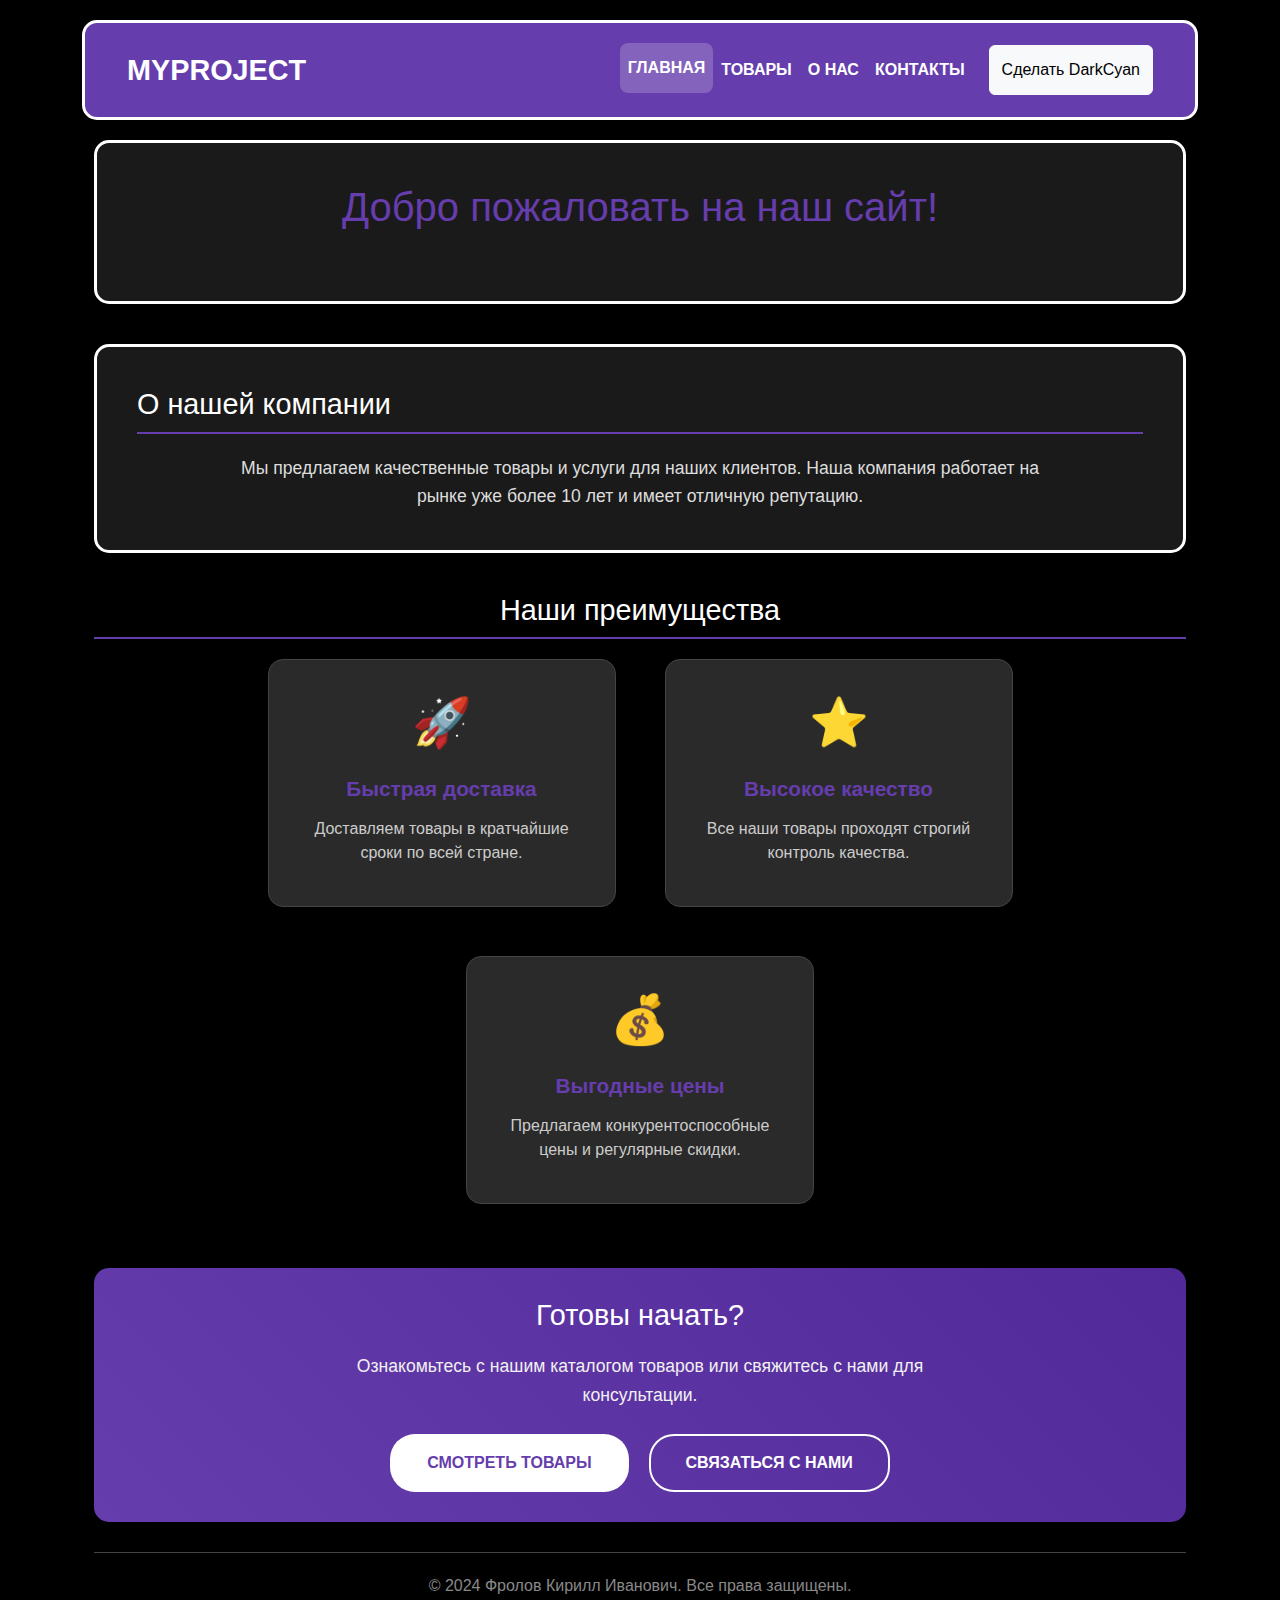
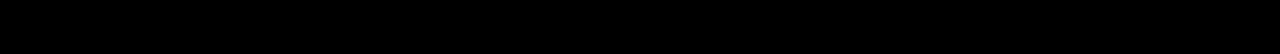
<file: index.html>
<!DOCTYPE html>
<html lang="ru">

<head>
    <meta charset="UTF-8">
    <meta name="viewport" content="width=device-width, initial-scale=1.0">
    <title>Главная страница</title>
    <link href="https://cdn.jsdelivr.net/npm/bootstrap@5.3.0/dist/css/bootstrap.min.css" rel="stylesheet">
    <link rel="stylesheet" href="style/styles.css">
</head>

<body class="page">
    <!-- Шапка сайта -->
    <header class="header">
        <nav class="navbar navbar-expand-lg navbar-dark header__navbar">
            <div class="container">
                <a class="navbar-brand header__brand" href="index.html">MYPROJECT</a>
                <button class="navbar-toggler" type="button" data-bs-toggle="collapse" data-bs-target="#navbarNav">
                    <span class="navbar-toggler-icon"></span>
                </button>
                <div class="collapse navbar-collapse" id="navbarNav">
                    <ul class="navbar-nav ms-auto header__nav-list">
                        <li class="nav-item header__nav-item">
                            <a class="nav-link header__nav-link header__nav-link--active" href="index.html">Главная</a>
                        </li>
                        <li class="nav-item header__nav-item">
                            <a class="nav-link header__nav-link" href="products.html">Товары</a>
                        </li>
                        <li class="nav-item header__nav-item">
                            <a class="nav-link header__nav-link" href="about.html">О нас</a>
                        </li>
                        <li class="nav-item header__nav-item">
                            <a class="nav-link header__nav-link" href="contacts.html">Контакты</a>
                        </li>
                        <button id="themeToggle" class="btn btn-light ms-3">
                            Сделать DarkCyan
                        </button>
                        <script src="theme_toggle.js"></script>

                    </ul>
                </div>
            </div>
        </nav>
    </header>

    <!-- Основной контент -->
    <main class="main">
        <div class="container">
            <!-- Приветственный блок -->
            <section class="hero">
                <div class="hero__content">
                    <h1 class="hero__title">Добро пожаловать на наш сайт!</h1>
                </div>
            </section>

            <!-- О компании -->
            <section class="about-intro">
                <div class="about-intro__content">
                    <h2 class="about-intro__title">О нашей компании</h2>
                    <p class="about-intro__text">
                        Мы предлагаем качественные товары и услуги для наших клиентов.
                        Наша компания работает на рынке уже более 10 лет и имеет отличную репутацию.
                    </p>
                </div>
            </section>

            <!-- Преимущества -->
            <section class="features">
                <h2 class="features__title">Наши преимущества</h2>
                <div class="row features__grid">
                    <div class="col-md-4 mb-4">
                        <div class="feature-card">
                            <div class="feature-card__icon">🚀</div>
                            <h3 class="feature-card__title">Быстрая доставка</h3>
                            <p class="feature-card__text">
                                Доставляем товары в кратчайшие сроки по всей стране.
                            </p>
                        </div>
                    </div>
                    <div class="col-md-4 mb-4">
                        <div class="feature-card">
                            <div class="feature-card__icon">⭐</div>
                            <h3 class="feature-card__title">Высокое качество</h3>
                            <p class="feature-card__text">
                                Все наши товары проходят строгий контроль качества.
                            </p>
                        </div>
                    </div>
                    <div class="col-md-4 mb-4">
                        <div class="feature-card">
                            <div class="feature-card__icon">💰</div>
                            <h3 class="feature-card__title">Выгодные цены</h3>
                            <p class="feature-card__text">
                                Предлагаем конкурентоспособные цены и регулярные скидки.
                            </p>
                        </div>
                    </div>
                </div>
            </section>

            <!-- CTA секция -->
            <section class="cta">
                <div class="cta__content">
                    <h2 class="cta__title">Готовы начать?</h2>
                    <p class="cta__text">
                        Ознакомьтесь с нашим каталогом товаров или свяжитесь с нами для консультации.
                    </p>
                    <div class="cta__buttons">
                        <a href="products.html" class="btn cta__btn cta__btn--primary">Смотреть товары</a>
                        <a href="contacts.html" class="btn cta__btn cta__btn--secondary">Связаться с нами</a>
                    </div>
                </div>
            </section>
        </div>
    </main>

    <!-- Подвал -->
    <footer class="footer">
        <div class="container">
            <div class="footer__content">
                <p class="footer__text">&copy; 2024 Фролов Кирилл Иванович. Все права защищены.</p>
            </div>
        </div>
    </footer>

    <script src="https://cdn.jsdelivr.net/npm/bootstrap@5.3.0/dist/js/bootstrap.bundle.min.js"></script>
    <script src="script.js"></script>
</body>

</html>
</file>
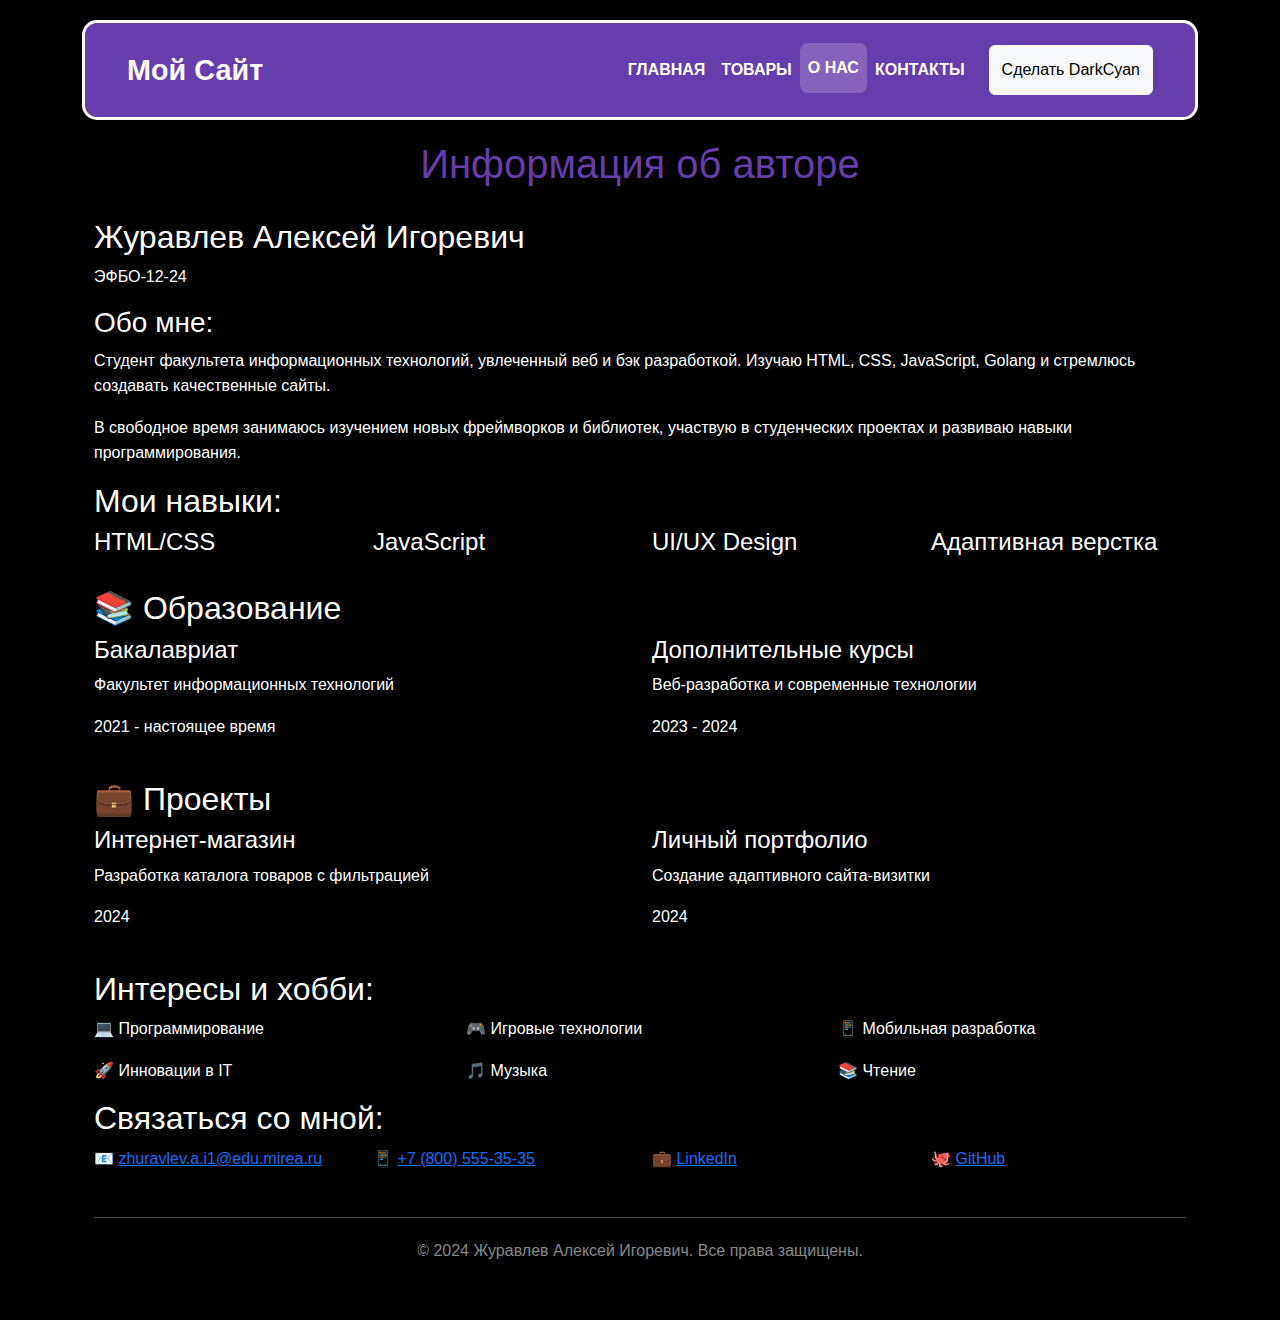
<file: about.html>
<!DOCTYPE html>
<html lang="ru">
<head>
    <meta charset="UTF-8">
    <meta name="viewport" content="width=device-width, initial-scale=1.0">
    <title>О нас</title>
    <link href="https://cdn.jsdelivr.net/npm/bootstrap@5.3.0/dist/css/bootstrap.min.css" rel="stylesheet">
    <link rel="stylesheet" href="style/styles.css">
</head>
<body class="page">
    <!-- Шапка сайта -->
    <header class="header">
        <nav class="navbar navbar-expand-lg navbar-dark header__navbar">
            <div class="container">
                <a class="navbar-brand header__brand" href="index.html">Мой Сайт</a>
                <button class="navbar-toggler" type="button" data-bs-toggle="collapse" data-bs-target="#navbarNav">
                    <span class="navbar-toggler-icon"></span>
                </button>
                <div class="collapse navbar-collapse" id="navbarNav">
                    <ul class="navbar-nav ms-auto header__nav-list">
                        <li class="nav-item header__nav-item">
                            <a class="nav-link header__nav-link" href="index.html">Главная</a>
                        </li>
                        <li class="nav-item header__nav-item">
                            <a class="nav-link header__nav-link" href="products.html">Товары</a>
                        </li>
                        <li class="nav-item header__nav-item">
                            <a class="nav-link header__nav-link header__nav-link--active" href="about.html">О нас</a>
                        </li>
                        <li class="nav-item header__nav-item">
                            <a class="nav-link header__nav-link" href="contacts.html">Контакты</a>
                        </li>
                        <button id="themeToggle" class="btn btn-light ms-3">
                            Сделать DarkCyan
                        </button>
                        <script src="theme_toggle.js"></script>

                    </ul>
                </div>
            </div>
        </nav>
    </header>

    <!-- Основной контент -->
    <main class="main">
        <div class="container">
            <h1 class="page__title">Информация об авторе</h1>

            <!-- Информация об авторе -->
            <section class="author">
                <div class="author__header">
                    <h2 class="author__name">Журавлев Алексей Игоревич</h2>
                    <p class="author__group">ЭФБО-12-24</p>
                </div>

                <div class="author__bio">
                    <h3 class="author__subtitle">Обо мне:</h3>
                    <p class="author__text">
                        Студент факультета информационных технологий, увлеченный веб и бэк разработкой. 
                        Изучаю HTML, CSS, JavaScript, Golang и стремлюсь создавать качественные сайты.
                    </p>
                    <p class="author__text">
                        В свободное время занимаюсь изучением новых фреймворков и библиотек, участвую в 
                        студенческих проектах и развиваю навыки программирования.
                    </p>
                </div>
            </section>

            <!-- Навыки -->
            <section class="skills">
                <h2 class="skills__title">Мои навыки:</h2>
                <div class="row">
                    <div class="col-md-6 col-lg-3 mb-4">
                        <div class="skill-card">
                            <div class="skill-card__progress">
                                <div class="skill-card__bar skill-card__bar--85"></div>
                            </div>
                            <h4 class="skill-card__title">HTML/CSS</h4>
                        </div>
                    </div>
                    <div class="col-md-6 col-lg-3 mb-4">
                        <div class="skill-card">
                            <div class="skill-card__progress">
                                <div class="skill-card__bar skill-card__bar--70"></div>
                            </div>
                            <h4 class="skill-card__title">JavaScript</h4>
                        </div>
                    </div>
                    <div class="col-md-6 col-lg-3 mb-4">
                        <div class="skill-card">
                            <div class="skill-card__progress">
                                <div class="skill-card__bar skill-card__bar--75"></div>
                            </div>
                            <h4 class="skill-card__title">UI/UX Design</h4>
                        </div>
                    </div>
                    <div class="col-md-6 col-lg-3 mb-4">
                        <div class="skill-card">
                            <div class="skill-card__progress">
                                <div class="skill-card__bar skill-card__bar--80"></div>
                            </div>
                            <h4 class="skill-card__title">Адаптивная верстка</h4>
                        </div>
                    </div>
                </div>
            </section>

            <!-- Образование -->
            <section class="education">
                <h2 class="education__title">📚 Образование</h2>
                <div class="row">
                    <div class="col-md-6 mb-4">
                        <div class="education-card">
                            <h4 class="education-card__title">Бакалавриат</h4>
                            <p class="education-card__text">Факультет информационных технологий</p>
                            <p class="education-card__period">2021 - настоящее время</p>
                        </div>
                    </div>
                    <div class="col-md-6 mb-4">
                        <div class="education-card">
                            <h4 class="education-card__title">Дополнительные курсы</h4>
                            <p class="education-card__text">Веб-разработка и современные технологии</p>
                            <p class="education-card__period">2023 - 2024</p>
                        </div>
                    </div>
                </div>
            </section>

            <!-- Проекты -->
            <section class="projects">
                <h2 class="projects__title">💼 Проекты</h2>
                <div class="row">
                    <div class="col-md-6 mb-4">
                        <div class="project-card">
                            <h4 class="project-card__title">Интернет-магазин</h4>
                            <p class="project-card__description">
                                Разработка каталога товаров с фильтрацией
                            </p>
                            <p class="project-card__year">2024</p>
                        </div>
                    </div>
                    <div class="col-md-6 mb-4">
                        <div class="project-card">
                            <h4 class="project-card__title">Личный портфолио</h4>
                            <p class="project-card__description">
                                Создание адаптивного сайта-визитки
                            </p>
                            <p class="project-card__year">2024</p>
                        </div>
                    </div>
                </div>
            </section>

            <!-- Интересы -->
            <section class="interests">
                <h2 class="interests__title">Интересы и хобби:</h2>
                <div class="row">
                    <div class="col-md-4 col-sm-6 mb-3">
                        <div class="interest-item">
                            <span class="interest-item__icon">💻</span>
                            <span class="interest-item__text">Программирование</span>
                        </div>
                    </div>
                    <div class="col-md-4 col-sm-6 mb-3">
                        <div class="interest-item">
                            <span class="interest-item__icon">🎮</span>
                            <span class="interest-item__text">Игровые технологии</span>
                        </div>
                    </div>
                    <div class="col-md-4 col-sm-6 mb-3">
                        <div class="interest-item">
                            <span class="interest-item__icon">📱</span>
                            <span class="interest-item__text">Мобильная разработка</span>
                        </div>
                    </div>
                    <div class="col-md-4 col-sm-6 mb-3">
                        <div class="interest-item">
                            <span class="interest-item__icon">🚀</span>
                            <span class="interest-item__text">Инновации в IT</span>
                        </div>
                    </div>
                    <div class="col-md-4 col-sm-6 mb-3">
                        <div class="interest-item">
                            <span class="interest-item__icon">🎵</span>
                            <span class="interest-item__text">Музыка</span>
                        </div>
                    </div>
                    <div class="col-md-4 col-sm-6 mb-3">
                        <div class="interest-item">
                            <span class="interest-item__icon">📚</span>
                            <span class="interest-item__text">Чтение</span>
                        </div>
                    </div>
                </div>
            </section>

            <!-- Контактная информация -->
            <section class="contact-info">
                <h2 class="contact-info__title">Связаться со мной:</h2>
                <div class="row">
                    <div class="col-md-6 col-lg-3 mb-3">
                        <div class="contact-item">
                            <span class="contact-item__icon">📧</span>
                            <a href="mailto:zhuravlev.a.i1@edu.mirea.ru" class="contact-item__link">
                                zhuravlev.a.i1@edu.mirea.ru
                            </a>
                        </div>
                    </div>
                    <div class="col-md-6 col-lg-3 mb-3">
                        <div class="contact-item">
                            <span class="contact-item__icon">📱</span>
                            <a href="tel:+78005553535" class="contact-item__link">
                                +7 (800) 555-35-35
                            </a>
                        </div>
                    </div>
                    <div class="col-md-6 col-lg-3 mb-3">
                        <div class="contact-item">
                            <span class="contact-item__icon">💼</span>
                            <a href="https://linkedin.com/in/shavier" class="contact-item__link" target="_blank">
                                LinkedIn
                            </a>
                        </div>
                    </div>
                    <div class="col-md-6 col-lg-3 mb-3">
                        <div class="contact-item">
                            <span class="contact-item__icon">🐙</span>
                            <a href="https://github.com/shxvier" class="contact-item__link" target="_blank">
                                GitHub
                            </a>
                        </div>
                    </div>
                </div>
            </section>
        </div>
    </main>

    <!-- Подвал -->
    <footer class="footer">
        <div class="container">
            <div class="footer__content">
                <p class="footer__text">&copy; 2024 Журавлев Алексей Игоревич. Все права защищены.</p>
            </div>
        </div>
    </footer>

    <script src="https://cdn.jsdelivr.net/npm/bootstrap@5.3.0/dist/js/bootstrap.bundle.min.js"></script>
    <script src="script.js"></script>
</body>
</html>
</file>
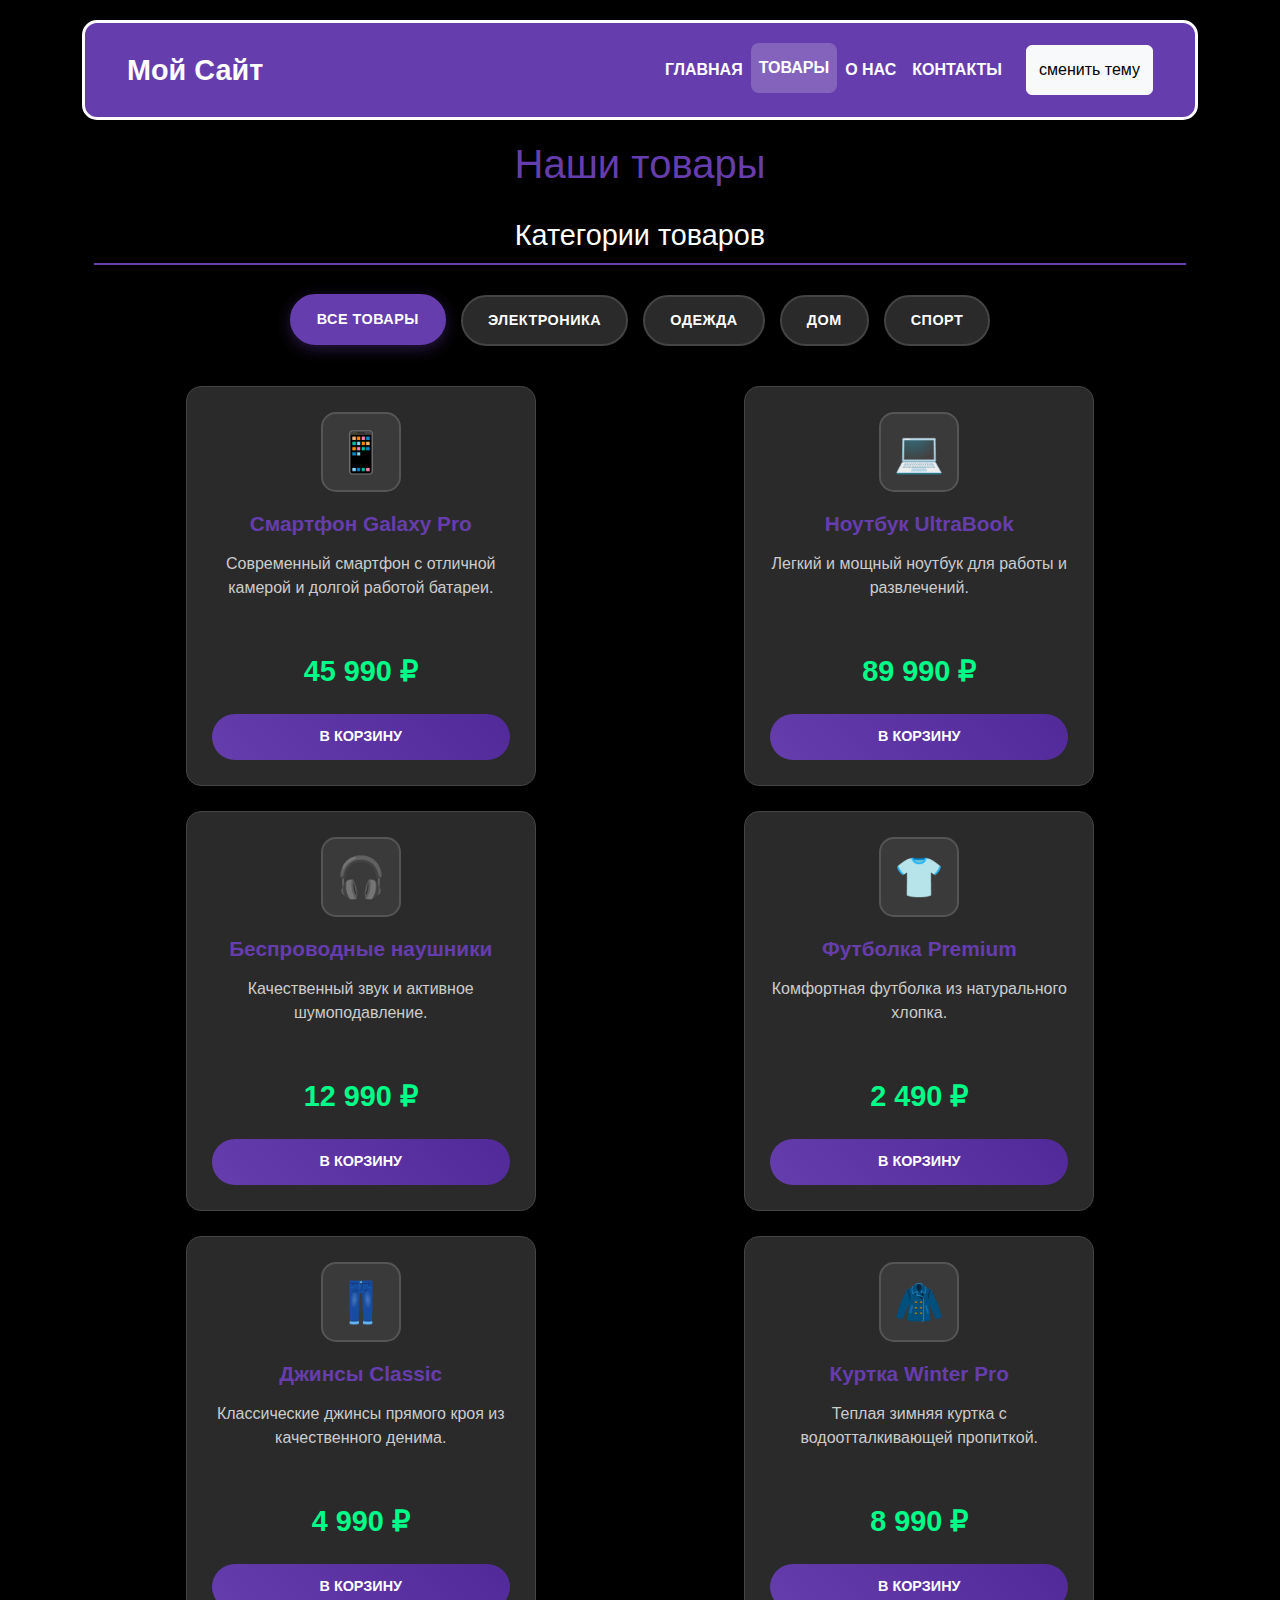
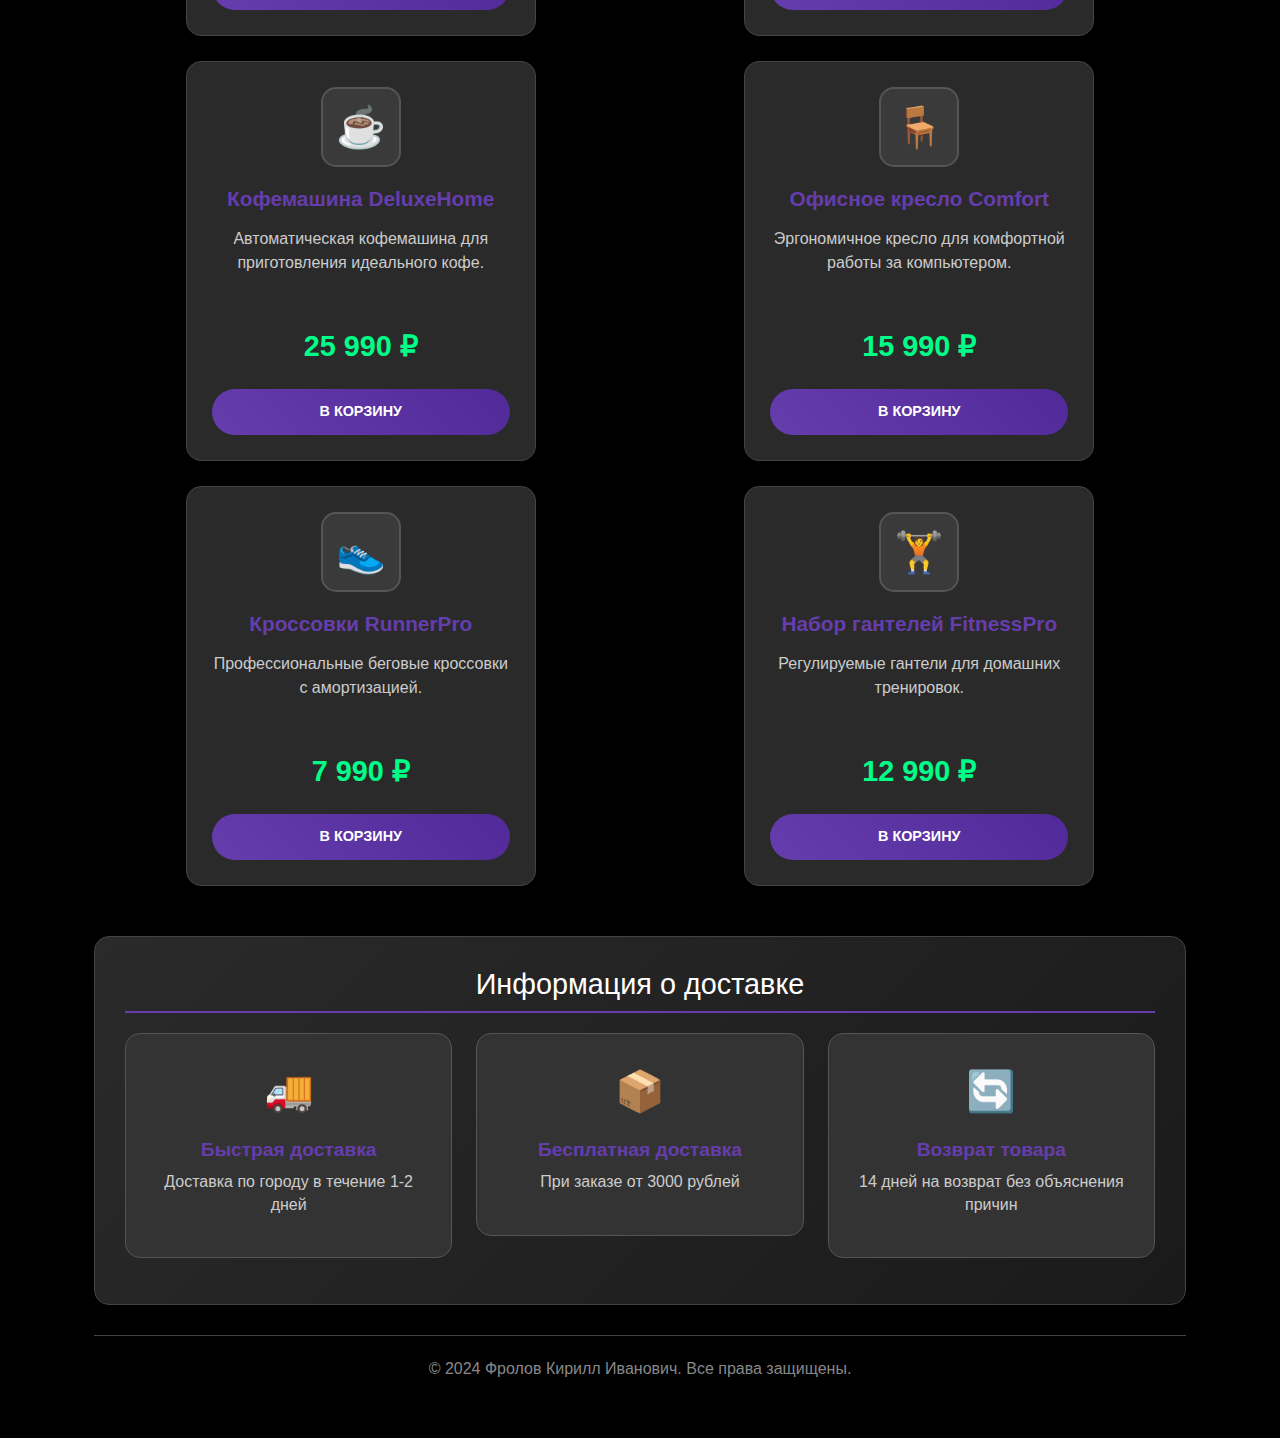
<file: products.html>
<!DOCTYPE html>
<html lang="ru">

<head>
    <meta charset="UTF-8">
    <meta name="viewport" content="width=device-width, initial-scale=1.0">
    <title>Наши товары</title>
    <link href="https://cdn.jsdelivr.net/npm/bootstrap@5.3.0/dist/css/bootstrap.min.css" rel="stylesheet">
    <link rel="stylesheet" href="style/styles.css">
</head>

<body class="page">
    <!-- Шапка сайта -->
    <header class="header">
        <nav class="navbar navbar-expand-lg navbar-dark header__navbar">
            <div class="container">
                <a class="navbar-brand header__brand" href="index.html">Мой Сайт</a>
                <button class="navbar-toggler" type="button" data-bs-toggle="collapse" data-bs-target="#navbarNav">
                    <span class="navbar-toggler-icon"></span>
                </button>
                <div class="collapse navbar-collapse" id="navbarNav">
                    <ul class="navbar-nav ms-auto header__nav-list">
                        <li class="nav-item header__nav-item">
                            <a class="nav-link header__nav-link" href="index.html">Главная</a>
                        </li>
                        <li class="nav-item header__nav-item">
                            <a class="nav-link header__nav-link header__nav-link--active"
                                href="products.html">Товары</a>
                        </li>
                        <li class="nav-item header__nav-item">
                            <a class="nav-link header__nav-link" href="about.html">О нас</a>
                        </li>
                        <li class="nav-item header__nav-item">
                            <a class="nav-link header__nav-link" href="contacts.html">Контакты</a>
                        </li>
                        <button id="themeToggle" class="btn btn-light ms-3">
                            сменить тему
                        </button>
                        <script src="theme_toggle.js"></script>

                    </ul>
                </div>
            </div>
        </nav>
    </header>

    <!-- Основной контент -->
    <main class="main">
        <div class="container">
            <h1 class="page__title">Наши товары</h1>

            <!-- Фильтры -->
            <section class="filters">
                <h2 class="filters__title">Категории товаров</h2>
                <div class="filters__buttons">
                    <button class="filter-btn filter-btn--active" data-category="all">Все товары</button>
                    <button class="filter-btn" data-category="electronics">Электроника</button>
                    <button class="filter-btn" data-category="clothing">Одежда</button>
                    <button class="filter-btn" data-category="home">Дом</button>
                    <button class="filter-btn" data-category="sports">Спорт</button>
                </div>
            </section>

            <!-- Товары -->
            <section class="products">
                <div class="products__grid">
                    <!-- Электроника -->
                    <div class="product-card" data-category="electronics">
                        <div class="product-card__image">
                            <div class="product-card__icon">📱</div>
                        </div>
                        <div class="product-card__info">
                            <h3 class="product-card__title">Смартфон Galaxy Pro</h3>
                            <p class="product-card__description">
                                Современный смартфон с отличной камерой и долгой работой батареи.
                            </p>
                            <div class="product-card__price">45 990 ₽</div>
                            <button class="btn product-card__btn">В корзину</button>
                        </div>
                    </div>

                    <div class="product-card" data-category="electronics">
                        <div class="product-card__image">
                            <div class="product-card__icon">💻</div>
                        </div>
                        <div class="product-card__info">
                            <h3 class="product-card__title">Ноутбук UltraBook</h3>
                            <p class="product-card__description">
                                Легкий и мощный ноутбук для работы и развлечений.
                            </p>
                            <div class="product-card__price">89 990 ₽</div>
                            <button class="btn product-card__btn">В корзину</button>
                        </div>
                    </div>

                    <div class="product-card" data-category="electronics">
                        <div class="product-card__image">
                            <div class="product-card__icon">🎧</div>
                        </div>
                        <div class="product-card__info">
                            <h3 class="product-card__title">Беспроводные наушники</h3>
                            <p class="product-card__description">
                                Качественный звук и активное шумоподавление.
                            </p>
                            <div class="product-card__price">12 990 ₽</div>
                            <button class="btn product-card__btn">В корзину</button>
                        </div>
                    </div>

                    <!-- Одежда -->
                    <div class="product-card" data-category="clothing">
                        <div class="product-card__image">
                            <div class="product-card__icon">👕</div>
                        </div>
                        <div class="product-card__info">
                            <h3 class="product-card__title">Футболка Premium</h3>
                            <p class="product-card__description">
                                Комфортная футболка из натурального хлопка.
                            </p>
                            <div class="product-card__price">2 490 ₽</div>
                            <button class="btn product-card__btn">В корзину</button>
                        </div>
                    </div>

                    <div class="product-card" data-category="clothing">
                        <div class="product-card__image">
                            <div class="product-card__icon">👖</div>
                        </div>
                        <div class="product-card__info">
                            <h3 class="product-card__title">Джинсы Classic</h3>
                            <p class="product-card__description">
                                Классические джинсы прямого кроя из качественного денима.
                            </p>
                            <div class="product-card__price">4 990 ₽</div>
                            <button class="btn product-card__btn">В корзину</button>
                        </div>
                    </div>

                    <div class="product-card" data-category="clothing">
                        <div class="product-card__image">
                            <div class="product-card__icon">🧥</div>
                        </div>
                        <div class="product-card__info">
                            <h3 class="product-card__title">Куртка Winter Pro</h3>
                            <p class="product-card__description">
                                Теплая зимняя куртка с водоотталкивающей пропиткой.
                            </p>
                            <div class="product-card__price">8 990 ₽</div>
                            <button class="btn product-card__btn">В корзину</button>
                        </div>
                    </div>

                    <!-- Дом -->
                    <div class="product-card" data-category="home">
                        <div class="product-card__image">
                            <div class="product-card__icon">☕</div>
                        </div>
                        <div class="product-card__info">
                            <h3 class="product-card__title">Кофемашина DeluxeHome</h3>
                            <p class="product-card__description">
                                Автоматическая кофемашина для приготовления идеального кофе.
                            </p>
                            <div class="product-card__price">25 990 ₽</div>
                            <button class="btn product-card__btn">В корзину</button>
                        </div>
                    </div>

                    <div class="product-card" data-category="home">
                        <div class="product-card__image">
                            <div class="product-card__icon">🪑</div>
                        </div>
                        <div class="product-card__info">
                            <h3 class="product-card__title">Офисное кресло Comfort</h3>
                            <p class="product-card__description">
                                Эргономичное кресло для комфортной работы за компьютером.
                            </p>
                            <div class="product-card__price">15 990 ₽</div>
                            <button class="btn product-card__btn">В корзину</button>
                        </div>
                    </div>

                    <!-- Спорт -->
                    <div class="product-card" data-category="sports">
                        <div class="product-card__image">
                            <div class="product-card__icon">👟</div>
                        </div>
                        <div class="product-card__info">
                            <h3 class="product-card__title">Кроссовки RunnerPro</h3>
                            <p class="product-card__description">
                                Профессиональные беговые кроссовки с амортизацией.
                            </p>
                            <div class="product-card__price">7 990 ₽</div>
                            <button class="btn product-card__btn">В корзину</button>
                        </div>
                    </div>

                    <div class="product-card" data-category="sports">
                        <div class="product-card__image">
                            <div class="product-card__icon">🏋️</div>
                        </div>
                        <div class="product-card__info">
                            <h3 class="product-card__title">Набор гантелей FitnessPro</h3>
                            <p class="product-card__description">
                                Регулируемые гантели для домашних тренировок.
                            </p>
                            <div class="product-card__price">12 990 ₽</div>
                            <button class="btn product-card__btn">В корзину</button>
                        </div>
                    </div>
                </div>
            </section>

            <!-- Информация о доставке -->
            <section class="delivery">
                <h2 class="delivery__title">Информация о доставке</h2>
                <div class="row">
                    <div class="col-md-4 mb-3">
                        <div class="delivery-card">
                            <div class="delivery-card__icon">🚚</div>
                            <h3 class="delivery-card__title">Быстрая доставка</h3>
                            <p class="delivery-card__text">Доставка по городу в течение 1-2 дней</p>
                        </div>
                    </div>
                    <div class="col-md-4 mb-3">
                        <div class="delivery-card">
                            <div class="delivery-card__icon">📦</div>
                            <h3 class="delivery-card__title">Бесплатная доставка</h3>
                            <p class="delivery-card__text">При заказе от 3000 рублей</p>
                        </div>
                    </div>
                    <div class="col-md-4 mb-3">
                        <div class="delivery-card">
                            <div class="delivery-card__icon">🔄</div>
                            <h3 class="delivery-card__title">Возврат товара</h3>
                            <p class="delivery-card__text">14 дней на возврат без объяснения причин</p>
                        </div>
                    </div>
                </div>
            </section>
        </div>
    </main>

    <!-- Подвал -->
    <footer class="footer">
        <div class="container">
            <div class="footer__content">
                <p class="footer__text">&copy; 2024 Фролов Кирилл Иванович. Все права защищены.</p>
            </div>
        </div>
    </footer>

    <script src="https://cdn.jsdelivr.net/npm/bootstrap@5.3.0/dist/js/bootstrap.bundle.min.js"></script>
    <script>
        // Функция фильтрации товаров
        document.addEventListener('DOMContentLoaded', function () {
            const filterButtons = document.querySelectorAll('.filter-btn');
            const productCards = document.querySelectorAll('.product-card');

            filterButtons.forEach(button => {
                button.addEventListener('click', function () {
                    const category = this.dataset.category;

                    // Убираем активный класс у всех кнопок
                    filterButtons.forEach(btn => btn.classList.remove('filter-btn--active'));
                    // Добавляем активный класс к нажатой кнопке
                    this.classList.add('filter-btn--active');

                    // Фильтруем товары
                    productCards.forEach(card => {
                        if (category === 'all' || card.dataset.category === category) {
                            card.style.display = 'flex';
                            card.classList.remove('product-card--hidden');
                        } else {
                            card.style.display = 'none';
                            card.classList.add('product-card--hidden');
                        }
                    });
                });
            });

            // Анимация при добавлении в корзину
            const addToCartButtons = document.querySelectorAll('.product-card__btn');
            addToCartButtons.forEach(button => {
                button.addEventListener('click', function () {
                    const originalText = this.textContent;
                    this.textContent = '✓ Добавлено';
                    this.style.backgroundColor = '#28a745';

                    setTimeout(() => {
                        this.textContent = originalText;
                        this.style.backgroundColor = '';
                    }, 1500);
                });
            });
        });
    </script>
</body>

</html>
</file>
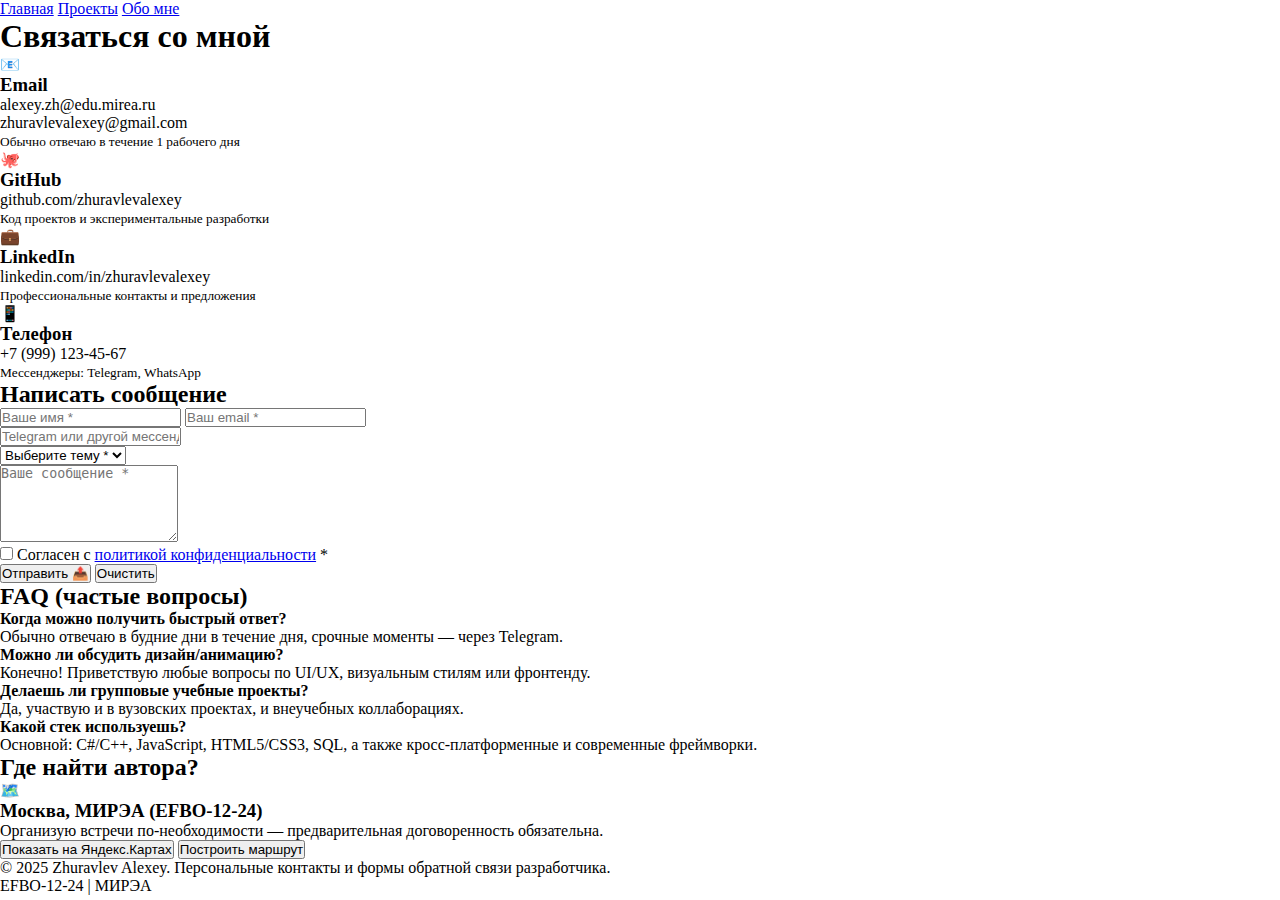
<file: pages/contacts.html>
<!DOCTYPE html>
<html lang="ru">
<head>
    <meta charset="UTF-8">
    <meta name="viewport" content="width=device-width, initial-scale=1.0">
    <title>Контакты — Zhuravlev Alexey</title>
    <link rel="stylesheet" href="../style/styles.css">
</head>
<body>
    <!-- Header с навигацией -->
    <header class="main-header rounded transparent plasma-bg">
        <nav class="nav-links">
            <a href="../index.html" class="nav-link">Главная</a>
            <a href="products.html" class="nav-link">Проекты</a>
            <a href="about.html" class="nav-link">Обо мне</a>
        </nav>
    </header>
    <!-- Основной контейнер с контактами -->
    <main class="main-content">
        <div class="content-container rounded transparent">
            <h1>Связаться со мной</h1>
            <section class="contact-info">
                <div class="contact-grid">
                    <div class="contact-card">
                        <div class="contact-icon">📧</div>
                        <h3>Email</h3>
                        <p>alexey.zh@edu.mirea.ru</p>
                        <p>zhuravlevalexey@gmail.com</p>
                        <small>Обычно отвечаю в течение 1 рабочего дня</small>
                    </div>
                    <div class="contact-card">
                        <div class="contact-icon">🐙</div>
                        <h3>GitHub</h3>
                        <p>github.com/zhuravlevalexey</p>
                        <small>Код проектов и экспериментальные разработки</small>
                    </div>
                    <div class="contact-card">
                        <div class="contact-icon">💼</div>
                        <h3>LinkedIn</h3>
                        <p>linkedin.com/in/zhuravlevalexey</p>
                        <small>Профессиональные контакты и предложения</small>
                    </div>
                    <div class="contact-card">
                        <div class="contact-icon">📱</div>
                        <h3>Телефон</h3>
                        <p>+7 (999) 123-45-67</p>
                        <small>Мессенджеры: Telegram, WhatsApp</small>
                    </div>
                </div>
            </section>
            <!-- Контактная форма -->
            <section class="contact-form-section">
                <h2>Написать сообщение</h2>
                <form class="contact-form" id="contactForm">
                    <div class="form-group">
                        <input type="text" id="name" name="name" required placeholder="Ваше имя *">
                        <input type="email" id="email" name="email" required placeholder="Ваш email *">
                    </div>
                    <div class="form-group">
                        <input type="text" id="telegram" name="telegram" placeholder="Telegram или другой мессенджер">
                    </div>
                    <div class="form-group">
                        <select id="subject" name="subject" required>
                            <option value="">Выберите тему *</option>
                            <option value="general">Общие вопросы</option>
                            <option value="projects">Проекты</option>
                            <option value="tech">Тех поддержка</option>
                            <option value="design">UI/UX / дизайн</option>
                            <option value="other">Другое</option>
                        </select>
                    </div>
                    <div class="form-group">
                        <textarea id="message" name="message" rows="5" required placeholder="Ваше сообщение *"></textarea>
                    </div>
                    <div class="form-group">
                        <label>
                            <input type="checkbox" id="agree" name="agree" required>
                            Согласен с <a href="#" class="link">политикой конфиденциальности</a> *
                        </label>
                    </div>
                    <div class="form-actions">
                        <button type="submit" class="submit-btn">
                            <span class="btn-text">Отправить</span> <span class="btn-icon">📤</span>
                        </button>
                        <button type="reset" class="reset-btn">Очистить</button>
                    </div>
                </form>
            </section>
            <!-- FAQ -->
            <section class="faq-section">
                <h2>FAQ (частые вопросы)</h2>
                <div class="faq-list">
                    <div class="faq-item"><strong>Когда можно получить быстрый ответ?</strong><div class="faq-answer">Обычно отвечаю в будние дни в течение дня, срочные моменты — через Telegram.</div></div>
                    <div class="faq-item"><strong>Можно ли обсудить дизайн/анимацию?</strong><div class="faq-answer">Конечно! Приветствую любые вопросы по UI/UX, визуальным стилям или фронтенду.</div></div>
                    <div class="faq-item"><strong>Делаешь ли групповые учебные проекты?</strong><div class="faq-answer">Да, участвую и в вузовских проектах, и внеучебных коллаборациях.</div></div>
                    <div class="faq-item"><strong>Какой стек используешь?</strong><div class="faq-answer">Основной: C#/C++, JavaScript, HTML5/CSS3, SQL, а также кросс-платформенные и современные фреймворки.</div></div>
                </div>
            </section>
            <!-- Карта -->
            <section class="map-section">
                <h2>Где найти автора?</h2>
                <div class="map-placeholder">
                    <div class="map-content">
                        <div class="map-icon">🗺️</div>
                        <h3>Москва, МИРЭА (EFBO-12-24)</h3>
                        <p>Организую встречи по-необходимости — предварительная договоренность обязательна.</p>
                        <div class="map-actions">
                            <button class="map-btn">Показать на Яндекс.Картах</button>
                            <button class="map-btn">Построить маршрут</button>
                        </div>
                    </div>
                </div>
            </section>
        </div>
    </main>
    <footer class="footer rounded transparent">
        <div class="footer-content">
            <p>&copy; 2025 Zhuravlev Alexey. Персональные контакты и формы обратной связи разработчика.</p>
            <p>EFBO-12-24 | МИРЭА</p>
        </div>
    </footer>
    <script src="../script.js"></script>
</body>
</html>
</file>
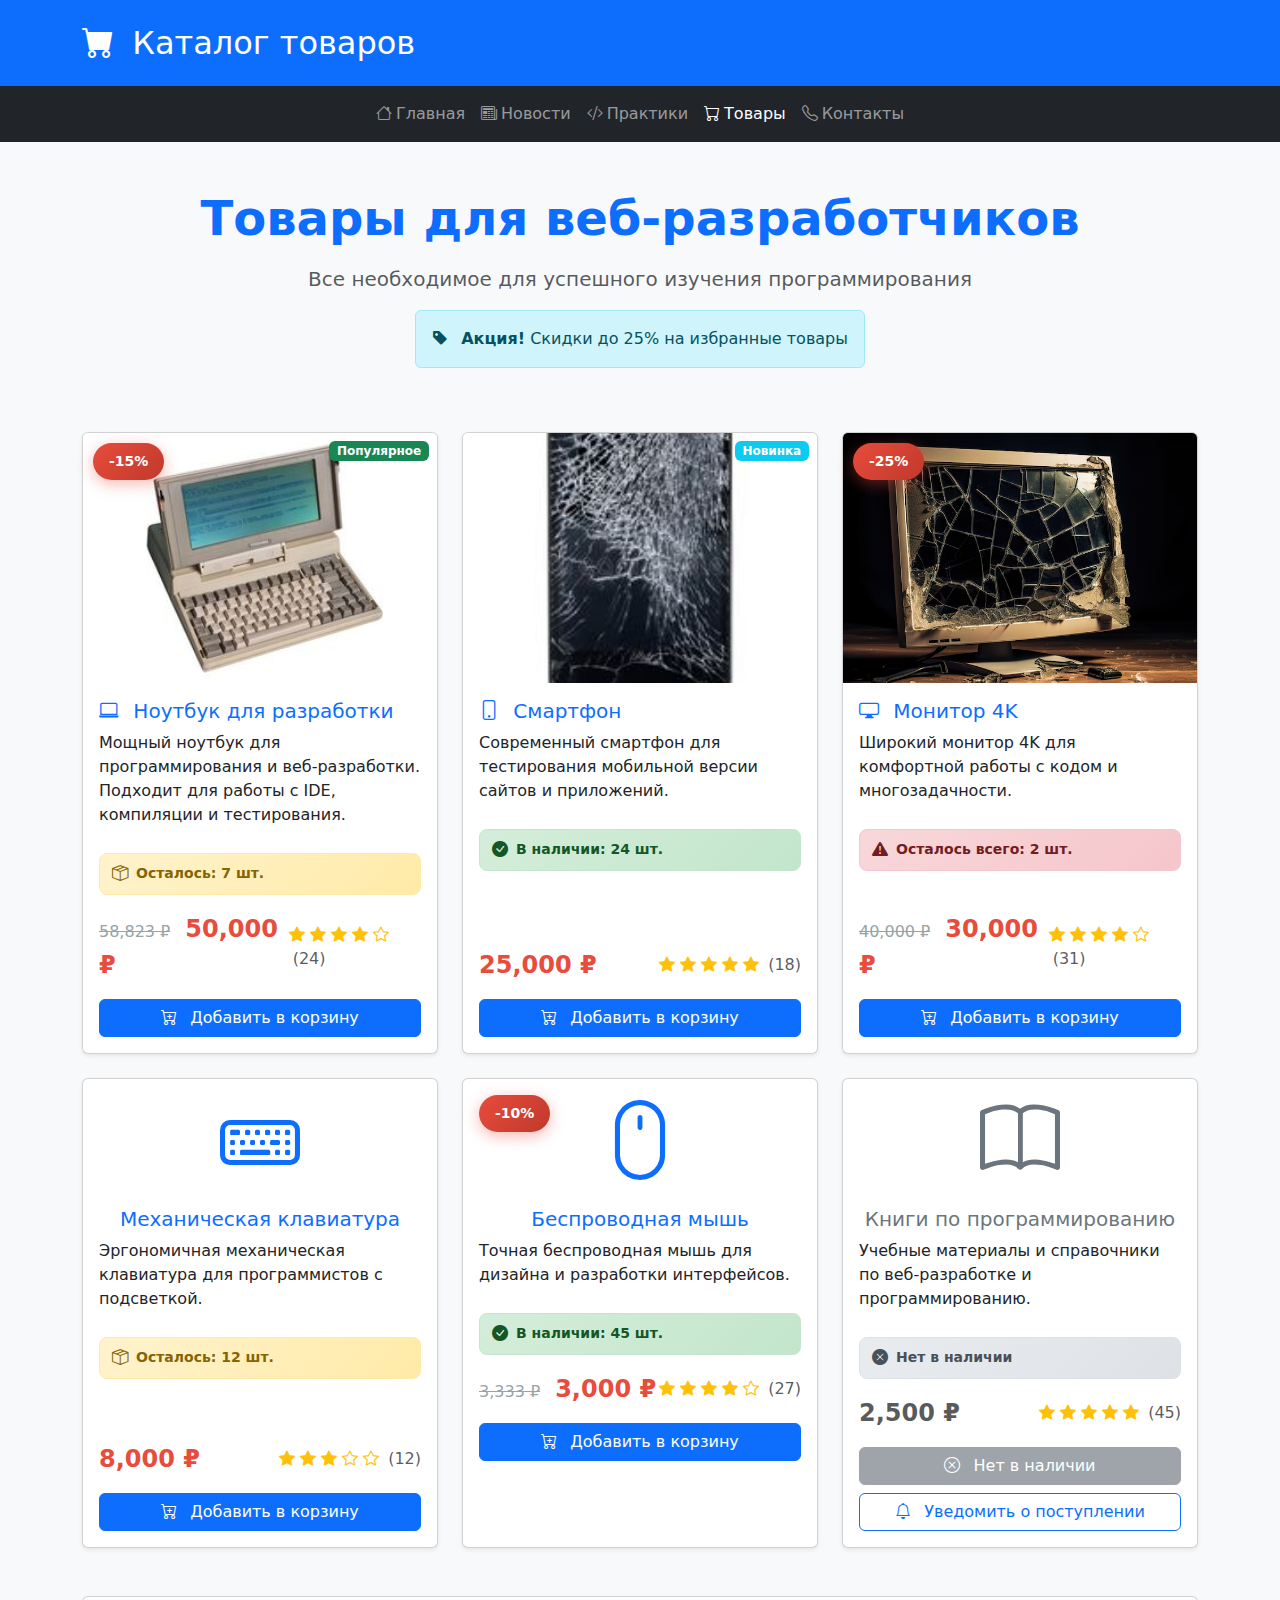
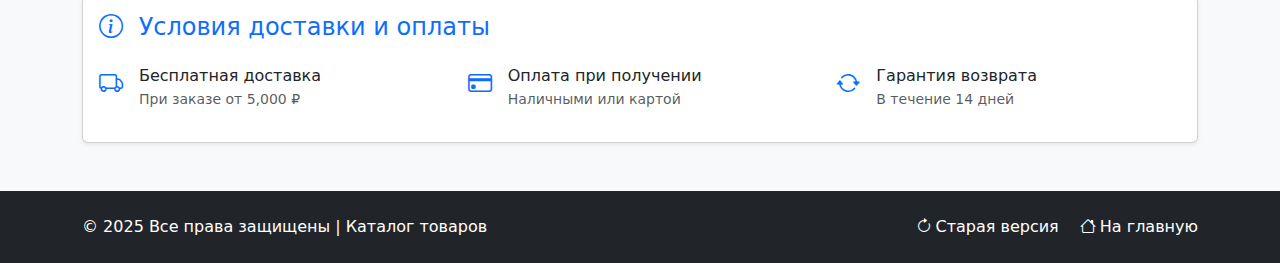
<file: pages/goods.html>
<!DOCTYPE html>
<html lang="ru">
<head>
    <meta charset="UTF-8">
    <meta name="viewport" content="width=device-width, initial-scale=1.0">
    <title>Товары - Портфолио</title>
    
    <!-- Bootstrap CSS -->
    <link href="https://cdn.jsdelivr.net/npm/bootstrap@5.3.2/dist/css/bootstrap.min.css" rel="stylesheet">
    <link rel="stylesheet" href="https://cdn.jsdelivr.net/npm/bootstrap-icons@1.11.1/font/bootstrap-icons.css">
    
    <!-- Favicon -->
    <link rel="icon" href="data:image/svg+xml,<svg xmlns='http://www.w3.org/2000/svg' viewBox='0 0 100 100'><text y='.9em' font-size='90'>🛒</text></svg>">
    
    <style>
        /* Кастомные стили для товаров */
        .product-card {
            transition: transform 0.3s ease, box-shadow 0.3s ease;
        }
        
        .product-card:hover {
            transform: translateY(-5px);
            box-shadow: 0 10px 25px rgba(0,0,0,0.15);
        }
        
        .product-image {
            height: 250px;
            object-fit: cover;
            position: relative;
        }
        
        /* Стили для скидки */
        .discount-badge {
            position: absolute;
            top: 10px;
            left: 10px;
            background: linear-gradient(135deg, #e74c3c 0%, #c0392b 100%);
            color: white;
            padding: 8px 16px;
            border-radius: 25px;
            font-weight: 700;
            font-size: 14px;
            box-shadow: 0 4px 15px rgba(231, 76, 60, 0.4);
            animation: pulse 2s infinite;
        }
        
        @keyframes pulse {
            0%, 100% { transform: scale(1); }
            50% { transform: scale(1.05); }
        }
        
        /* Стили для старой цены */
        .old-price {
            text-decoration: line-through;
            color: #95a5a6;
            font-size: 1rem;
            margin-right: 10px;
        }
        
        .new-price {
            color: #e74c3c;
            font-weight: 700;
            font-size: 1.5rem;
        }
        
        /* Стили для остатка товара */
        .stock-info {
            display: flex;
            align-items: center;
            gap: 8px;
            margin-top: 10px;
            padding: 8px 12px;
            border-radius: 8px;
            font-size: 14px;
            font-weight: 600;
        }
        
        .stock-high {
            background: linear-gradient(135deg, #d4edda 0%, #c3e6cb 100%);
            color: #155724;
            border: 1px solid #c3e6cb;
        }
        
        .stock-medium {
            background: linear-gradient(135deg, #fff3cd 0%, #ffeaa7 100%);
            color: #856404;
            border: 1px solid #ffeaa7;
        }
        
        .stock-low {
            background: linear-gradient(135deg, #f8d7da 0%, #f5c6cb 100%);
            color: #721c24;
            border: 1px solid #f5c6cb;
            animation: blink 1.5s infinite;
        }
        
        @keyframes blink {
            0%, 100% { opacity: 1; }
            50% { opacity: 0.7; }
        }
        
        .stock-out {
            background: linear-gradient(135deg, #e9ecef 0%, #dee2e6 100%);
            color: #495057;
            border: 1px solid #dee2e6;
        }
        
        /* Кнопка заблокирована если товар закончился */
        .btn-disabled {
            opacity: 0.6;
            cursor: not-allowed;
            pointer-events: none;
        }
        
        /* Иконка для остатка */
        .stock-icon {
            font-size: 16px;
        }
    </style>
</head>
<body class="bg-light">
    
    <div class="container-fluid p-0">
        
        <!-- Header -->
        <header class="bg-primary text-white py-4">
            <div class="container">
                <h1 class="h2 mb-0">
                    <i class="bi bi-cart-fill me-2"></i>
                    Каталог товаров
                </h1>
            </div>
        </header>

        <!-- Navigation -->
        <nav class="navbar navbar-expand-lg navbar-dark bg-dark">
            <div class="container">
                <button class="navbar-toggler" type="button" data-bs-toggle="collapse" data-bs-target="#navbarNav">
                    <span class="navbar-toggler-icon"></span>
                </button>
                <div class="collapse navbar-collapse" id="navbarNav">
                    <ul class="navbar-nav mx-auto">
                        <li class="nav-item">
                            <a class="nav-link" href="../index.html">
                                <i class="bi bi-house me-1"></i>Главная
                            </a>
                        </li>
                        <li class="nav-item">
                            <a class="nav-link" href="news.html">
                                <i class="bi bi-newspaper me-1"></i>Новости
                            </a>
                        </li>
                        <li class="nav-item">
                            <a class="nav-link" href="practices.html">
                                <i class="bi bi-code-slash me-1"></i>Практики
                            </a>
                        </li>
                        <li class="nav-item">
                            <a class="nav-link active" href="goods.html">
                                <i class="bi bi-cart me-1"></i>Товары
                            </a>
                        </li>
                        <li class="nav-item">
                            <a class="nav-link" href="contacts.html">
                                <i class="bi bi-telephone me-1"></i>Контакты
                            </a>
                        </li>
                    </ul>
                </div>
            </div>
        </nav>

        <!-- Main Content -->
        <main class="container my-5">
            
            <!-- Page Header -->
            <div class="text-center mb-5">
                <h2 class="display-5 fw-bold text-primary mb-3">Товары для веб-разработчиков</h2>
                <p class="lead text-muted">Все необходимое для успешного изучения программирования</p>
                <div class="alert alert-info d-inline-block" role="alert">
                    <i class="bi bi-tag-fill me-2"></i>
                    <strong>Акция!</strong> Скидки до 25% на избранные товары
                </div>
            </div>

            <!-- Products Grid -->
            <div class="row g-4">
                
                <!-- Product 1 - СО СКИДКОЙ -->
                <div class="col-lg-4 col-md-6">
                    <div class="card h-100 shadow-sm product-card">
                        <div class="position-relative">
                            <img src="../images/goods1.jpg" class="card-img-top product-image" alt="Ноутбук">
                            <!-- НОВОЕ: Бейдж скидки -->
                            <span class="discount-badge">-15%</span>
                            <span class="position-absolute top-0 end-0 m-2 badge bg-success">Популярное</span>
                        </div>
                        <div class="card-body d-flex flex-column">
                            <h5 class="card-title text-primary">
                                <i class="bi bi-laptop me-2"></i>
                                Ноутбук для разработки
                            </h5>
                            <p class="card-text">Мощный ноутбук для программирования и веб-разработки. Подходит для работы с IDE, компиляции и тестирования.</p>
                            
                            <!-- НОВОЕ: Остаток товара -->
                            <div class="stock-info stock-medium">
                                <i class="bi bi-box-seam stock-icon"></i>
                                <span>Осталось: <strong>7 шт.</strong></span>
                            </div>
                            
                            <div class="mt-auto">
                                <div class="d-flex justify-content-between align-items-center mb-3 mt-3">
                                    <div>
                                        <!-- НОВОЕ: Старая и новая цена -->
                                        <span class="old-price">58,823 ₽</span>
                                        <span class="new-price">50,000 ₽</span>
                                    </div>
                                    <div>
                                        <i class="bi bi-star-fill text-warning"></i>
                                        <i class="bi bi-star-fill text-warning"></i>
                                        <i class="bi bi-star-fill text-warning"></i>
                                        <i class="bi bi-star-fill text-warning"></i>
                                        <i class="bi bi-star text-warning"></i>
                                        <span class="text-muted ms-1">(24)</span>
                                    </div>
                                </div>
                                <button class="btn btn-primary w-100">
                                    <i class="bi bi-cart-plus me-2"></i>
                                    Добавить в корзину
                                </button>
                            </div>
                        </div>
                    </div>
                </div>

                <!-- Product 2 - БЕЗ СКИДКИ, МНОГО В НАЛИЧИИ -->
                <div class="col-lg-4 col-md-6">
                    <div class="card h-100 shadow-sm product-card">
                        <div class="position-relative">
                            <img src="../images/goods2.jpg" class="card-img-top product-image" alt="Смартфон">
                            <span class="position-absolute top-0 end-0 m-2 badge bg-info">Новинка</span>
                        </div>
                        <div class="card-body d-flex flex-column">
                            <h5 class="card-title text-primary">
                                <i class="bi bi-phone me-2"></i>
                                Смартфон
                            </h5>
                            <p class="card-text">Современный смартфон для тестирования мобильной версии сайтов и приложений.</p>
                            
                            <!-- НОВОЕ: Много товара в наличии -->
                            <div class="stock-info stock-high">
                                <i class="bi bi-check-circle-fill stock-icon"></i>
                                <span>В наличии: <strong>24 шт.</strong></span>
                            </div>
                            
                            <div class="mt-auto">
                                <div class="d-flex justify-content-between align-items-center mb-3 mt-3">
                                    <span class="new-price">25,000 ₽</span>
                                    <div>
                                        <i class="bi bi-star-fill text-warning"></i>
                                        <i class="bi bi-star-fill text-warning"></i>
                                        <i class="bi bi-star-fill text-warning"></i>
                                        <i class="bi bi-star-fill text-warning"></i>
                                        <i class="bi bi-star-fill text-warning"></i>
                                        <span class="text-muted ms-1">(18)</span>
                                    </div>
                                </div>
                                <button class="btn btn-primary w-100">
                                    <i class="bi bi-cart-plus me-2"></i>
                                    Добавить в корзину
                                </button>
                            </div>
                        </div>
                    </div>
                </div>

                <!-- Product 3 - СО СКИДКОЙ, МАЛО В НАЛИЧИИ -->
                <div class="col-lg-4 col-md-6">
                    <div class="card h-100 shadow-sm product-card">
                        <div class="position-relative">
                            <img src="../images/goods3.jpg" class="card-img-top product-image" alt="Монитор">
                            <!-- НОВОЕ: Большая скидка -->
                            <span class="discount-badge">-25%</span>
                        </div>
                        <div class="card-body d-flex flex-column">
                            <h5 class="card-title text-primary">
                                <i class="bi bi-display me-2"></i>
                                Монитор 4K
                            </h5>
                            <p class="card-text">Широкий монитор 4K для комфортной работы с кодом и многозадачности.</p>
                            
                            <!-- НОВОЕ: Мало товара - мигает -->
                            <div class="stock-info stock-low">
                                <i class="bi bi-exclamation-triangle-fill stock-icon"></i>
                                <span>Осталось всего: <strong>2 шт.</strong></span>
                            </div>
                            
                            <div class="mt-auto">
                                <div class="d-flex justify-content-between align-items-center mb-3 mt-3">
                                    <div>
                                        <span class="old-price">40,000 ₽</span>
                                        <span class="new-price">30,000 ₽</span>
                                    </div>
                                    <div>
                                        <i class="bi bi-star-fill text-warning"></i>
                                        <i class="bi bi-star-fill text-warning"></i>
                                        <i class="bi bi-star-fill text-warning"></i>
                                        <i class="bi bi-star-fill text-warning"></i>
                                        <i class="bi bi-star text-warning"></i>
                                        <span class="text-muted ms-1">(31)</span>
                                    </div>
                                </div>
                                <button class="btn btn-primary w-100">
                                    <i class="bi bi-cart-plus me-2"></i>
                                    Добавить в корзину
                                </button>
                            </div>
                        </div>
                    </div>
                </div>

                <!-- Product 4 - БЕЗ СКИДКИ -->
                <div class="col-lg-4 col-md-6">
                    <div class="card h-100 shadow-sm product-card">
                        <div class="card-body d-flex flex-column">
                            <div class="text-center mb-3">
                                <i class="bi bi-keyboard display-1 text-primary"></i>
                            </div>
                            <h5 class="card-title text-primary text-center">
                                Механическая клавиатура
                            </h5>
                            <p class="card-text">Эргономичная механическая клавиатура для программистов с подсветкой.</p>
                            
                            <!-- НОВОЕ: Средний остаток -->
                            <div class="stock-info stock-medium">
                                <i class="bi bi-box-seam stock-icon"></i>
                                <span>Осталось: <strong>12 шт.</strong></span>
                            </div>
                            
                            <div class="mt-auto">
                                <div class="d-flex justify-content-between align-items-center mb-3 mt-3">
                                    <span class="new-price">8,000 ₽</span>
                                    <div>
                                        <i class="bi bi-star-fill text-warning"></i>
                                        <i class="bi bi-star-fill text-warning"></i>
                                        <i class="bi bi-star-fill text-warning"></i>
                                        <i class="bi bi-star text-warning"></i>
                                        <i class="bi bi-star text-warning"></i>
                                        <span class="text-muted ms-1">(12)</span>
                                    </div>
                                </div>
                                <button class="btn btn-primary w-100">
                                    <i class="bi bi-cart-plus me-2"></i>
                                    Добавить в корзину
                                </button>
                            </div>
                        </div>
                    </div>
                </div>

                <!-- Product 5 - СО СКИДКОЙ -->
                <div class="col-lg-4 col-md-6">
                    <div class="card h-100 shadow-sm product-card">
                        <div class="position-relative">
                            <div class="card-body d-flex flex-column">
                                <!-- НОВОЕ: Скидка на товаре без изображения -->
                                <div class="position-relative">
                                    <div class="text-center mb-3">
                                        <i class="bi bi-mouse display-1 text-primary"></i>
                                    </div>
                                    <span class="discount-badge" style="position: absolute; top: 0; left: 0;">-10%</span>
                                </div>
                                <h5 class="card-title text-primary text-center">
                                    Беспроводная мышь
                                </h5>
                                <p class="card-text">Точная беспроводная мышь для дизайна и разработки интерфейсов.</p>
                                
                                <!-- НОВОЕ: Много в наличии -->
                                <div class="stock-info stock-high">
                                    <i class="bi bi-check-circle-fill stock-icon"></i>
                                    <span>В наличии: <strong>45 шт.</strong></span>
                                </div>
                                
                                <div class="mt-auto">
                                    <div class="d-flex justify-content-between align-items-center mb-3 mt-3">
                                        <div>
                                            <span class="old-price">3,333 ₽</span>
                                            <span class="new-price">3,000 ₽</span>
                                        </div>
                                        <div>
                                            <i class="bi bi-star-fill text-warning"></i>
                                            <i class="bi bi-star-fill text-warning"></i>
                                            <i class="bi bi-star-fill text-warning"></i>
                                            <i class="bi bi-star-fill text-warning"></i>
                                            <i class="bi bi-star text-warning"></i>
                                            <span class="text-muted ms-1">(27)</span>
                                        </div>
                                    </div>
                                    <button class="btn btn-primary w-100">
                                        <i class="bi bi-cart-plus me-2"></i>
                                        Добавить в корзину
                                    </button>
                                </div>
                            </div>
                        </div>
                    </div>
                </div>

                <!-- Product 6 - ТОВАР ЗАКОНЧИЛСЯ -->
                <div class="col-lg-4 col-md-6">
                    <div class="card h-100 shadow-sm product-card">
                        <div class="card-body d-flex flex-column">
                            <div class="text-center mb-3">
                                <i class="bi bi-book display-1 text-secondary"></i>
                            </div>
                            <h5 class="card-title text-secondary text-center">
                                Книги по программированию
                            </h5>
                            <p class="card-text">Учебные материалы и справочники по веб-разработке и программированию.</p>
                            
                            <!-- НОВОЕ: Товар закончился -->
                            <div class="stock-info stock-out">
                                <i class="bi bi-x-circle-fill stock-icon"></i>
                                <span><strong>Нет в наличии</strong></span>
                            </div>
                            
                            <div class="mt-auto">
                                <div class="d-flex justify-content-between align-items-center mb-3 mt-3">
                                    <span class="new-price text-muted">2,500 ₽</span>
                                    <div>
                                        <i class="bi bi-star-fill text-warning"></i>
                                        <i class="bi bi-star-fill text-warning"></i>
                                        <i class="bi bi-star-fill text-warning"></i>
                                        <i class="bi bi-star-fill text-warning"></i>
                                        <i class="bi bi-star-fill text-warning"></i>
                                        <span class="text-muted ms-1">(45)</span>
                                    </div>
                                </div>
                                <!-- НОВОЕ: Кнопка заблокирована -->
                                <button class="btn btn-secondary w-100 btn-disabled" disabled>
                                    <i class="bi bi-x-circle me-2"></i>
                                    Нет в наличии
                                </button>
                                <button class="btn btn-outline-primary w-100 mt-2">
                                    <i class="bi bi-bell me-2"></i>
                                    Уведомить о поступлении
                                </button>
                            </div>
                        </div>
                    </div>
                </div>

            </div>

            <!-- Дополнительная информация -->
            <div class="row mt-5">
                <div class="col-12">
                    <div class="card shadow-sm">
                        <div class="card-body">
                            <h4 class="card-title text-primary mb-4">
                                <i class="bi bi-info-circle me-2"></i>
                                Условия доставки и оплаты
                            </h4>
                            <div class="row">
                                <div class="col-md-4">
                                    <div class="d-flex align-items-start mb-3">
                                        <i class="bi bi-truck text-primary me-3" style="font-size: 24px;"></i>
                                        <div>
                                            <h6 class="mb-1">Бесплатная доставка</h6>
                                            <p class="text-muted small mb-0">При заказе от 5,000 ₽</p>
                                        </div>
                                    </div>
                                </div>
                                <div class="col-md-4">
                                    <div class="d-flex align-items-start mb-3">
                                        <i class="bi bi-credit-card text-primary me-3" style="font-size: 24px;"></i>
                                        <div>
                                            <h6 class="mb-1">Оплата при получении</h6>
                                            <p class="text-muted small mb-0">Наличными или картой</p>
                                        </div>
                                    </div>
                                </div>
                                <div class="col-md-4">
                                    <div class="d-flex align-items-start mb-3">
                                        <i class="bi bi-arrow-repeat text-primary me-3" style="font-size: 24px;"></i>
                                        <div>
                                            <h6 class="mb-1">Гарантия возврата</h6>
                                            <p class="text-muted small mb-0">В течение 14 дней</p>
                                        </div>
                                    </div>
                                </div>
                            </div>
                        </div>
                    </div>
                </div>
            </div>

        </main>

        <!-- Footer -->
        <footer class="bg-dark text-white py-4 mt-5">
            <div class="container">
                <div class="row align-items-center">
                    <div class="col-md-6">
                        <p class="mb-0">© 2025 Все права защищены | Каталог товаров</p>
                    </div>
                    <div class="col-md-6 text-md-end">
                        <a href="goods_v1.html" class="text-white text-decoration-none me-3">
                            <i class="bi bi-arrow-clockwise me-1"></i>Старая версия
                        </a>
                        <a href="../index.html" class="text-white text-decoration-none">
                            <i class="bi bi-house me-1"></i>На главную
                        </a>
                    </div>
                </div>
            </div>
        </footer>

    </div>

    <!-- Bootstrap JavaScript -->
    <script src="https://cdn.jsdelivr.net/npm/bootstrap@5.3.2/dist/js/bootstrap.bundle.min.js"></script>
    
    <!-- НОВОЕ: JavaScript для интерактивности -->
    <script>
        // Обработка кнопки "Уведомить о поступлении"
        document.querySelectorAll('.btn-outline-primary').forEach(button => {
            if (button.textContent.includes('Уведомить')) {
                button.addEventListener('click', function() {
                    alert('Спасибо! Мы уведомим вас, когда товар появится в наличии.');
                });
            }
        });

        // Обработка добавления в корзину
        document.querySelectorAll('.btn-primary').forEach(button => {
            if (button.textContent.includes('Добавить в корзину')) {
                button.addEventListener('click', function() {
                    const card = this.closest('.card');
                    const productName = card.querySelector('.card-title').textContent.trim();
                    const priceElement = card.querySelector('.new-price');
                    const price = priceElement ? priceElement.textContent : '';
                    
                    // Анимация кнопки
                    this.innerHTML = '<i class="bi bi-check2 me-2"></i>Добавлено!';
                    this.classList.remove('btn-primary');
                    this.classList.add('btn-success');
                    
                    // Уведомление
                    setTimeout(() => {
                        alert(`Товар "${productName}" добавлен в корзину!\nЦена: ${price}`);
                        
                        // Возврат кнопки к исходному виду
                        this.innerHTML = '<i class="bi bi-cart-plus me-2"></i>Добавить в корзину';
                        this.classList.remove('btn-success');
                        this.classList.add('btn-primary');
                    }, 500);
                });
            }
        });
    </script>
</body>
</html>
</file>
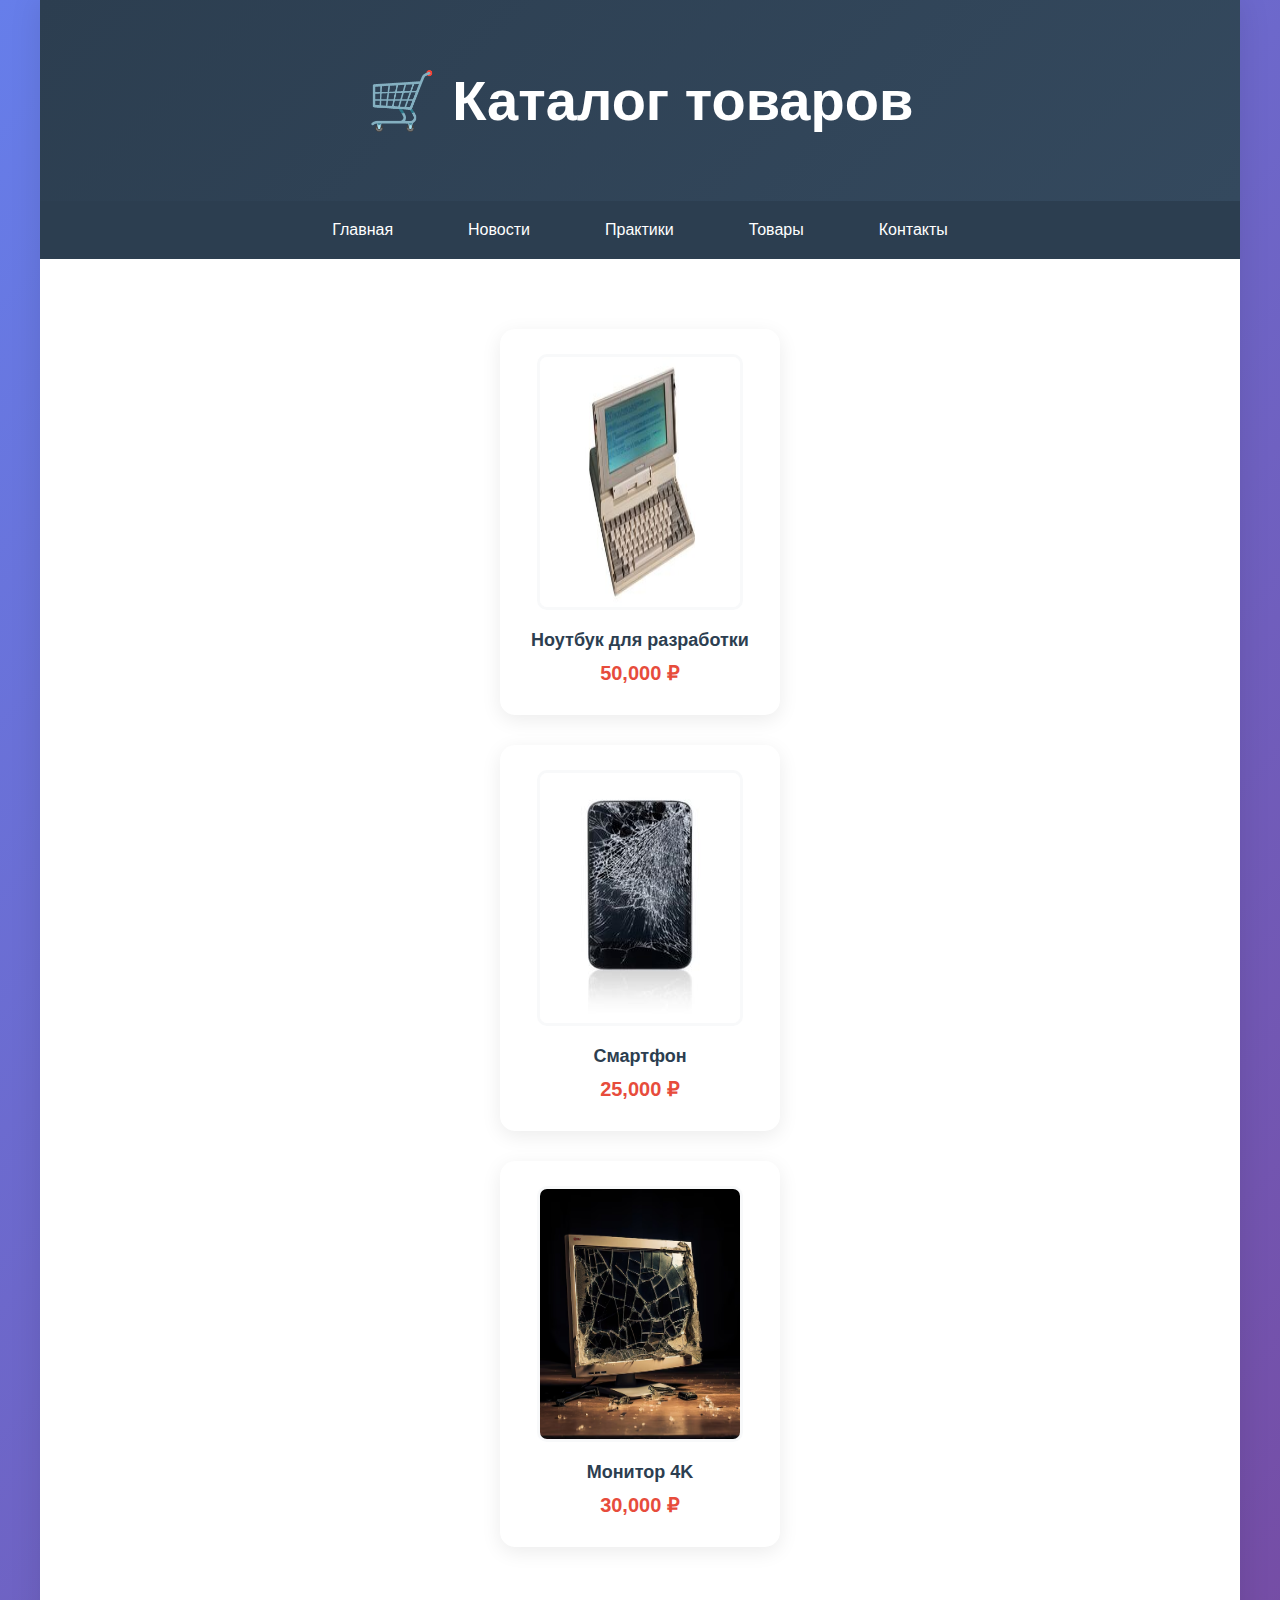
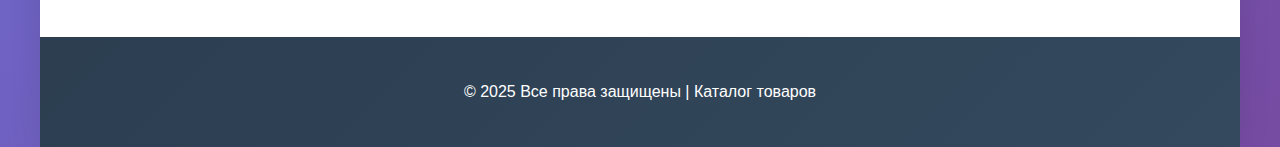
<file: pages/goods_v1.html>
<!DOCTYPE html>
<html lang="ru">
<head>
    <meta charset="UTF-8">
    <meta name="viewport" content="width=device-width, initial-scale=1.0">
    <title>Товары - Портфолио</title>
    <link rel="icon" href="data:image/svg+xml,<svg xmlns='http://www.w3.org/2000/svg' viewBox='0 0 100 100'><text y='.9em' font-size='90'>🛒</text></svg>">
    <style>
        body { 
            font-family: 'Segoe UI', Tahoma, Geneva, Verdana, sans-serif; 
            margin: 0; padding: 0; 
            background: linear-gradient(135deg, #667eea 0%, #764ba2 100%); 
            min-height: 100vh; 
        } 
        .page-container { 
            max-width: 1200px; margin: 0 auto; background: white; 
            min-height: 100vh; box-shadow: 0 0 30px rgba(0,0,0,0.1); 
            display: grid; grid-template-rows: auto auto 1fr auto; 
        } 
        .header { 
            background: linear-gradient(135deg, #2c3e50 0%, #34495e 100%); 
            color: white; text-align: center; padding: 30px; font-size: 28px; 
        } 
        .nav { 
            background: #2c3e50; padding: 20px 0; 
        } 
        .nav-list { 
            list-style: none; margin: 0; padding: 0; display: flex; 
            justify-content: center; gap: 25px; 
        } 
        .nav-link { 
            color: white; text-decoration: none; padding: 12px 25px; 
            border-radius: 25px; transition: all 0.3s ease; font-weight: 500; 
        } 
        .nav-link:hover { 
            background: rgba(255,255,255,0.1); transform: translateY(-2px); 
        } 
        .content { 
            padding: 40px; max-width: 900px; margin: 0 auto; 
        } 
        .products-grid { 
            display: grid; grid-template-columns: repeat(auto-fit, minmax(280px, 1fr)); 
            gap: 30px; margin-top: 30px; 
        } 
        .product-card { 
            background: white; padding: 25px; border-radius: 15px; text-align: center; 
            box-shadow: 0 5px 20px rgba(0,0,0,0.08); transition: transform 0.3s ease; 
        } 
        .product-card:hover { transform: translateY(-5px); } 
        .product-image { 
            width: 200px; height: 250px; border-radius: 10px; 
            margin-bottom: 20px; border: 3px solid #f8f9fa; 
            display: flex; align-items: center; justify-content: center;
            background: linear-gradient(135deg, #f8f9fa 0%, #e9ecef 100%);
            color: #667eea; font-size: 48px; margin: 0 auto 20px auto;
        } 
        .product-name { 
            font-size: 18px; color: #2c3e50; margin: 10px 0; font-weight: 600; 
        } 
        .product-price { 
            font-size: 20px; color: #e74c3c; font-weight: 700; margin: 5px 0; 
        } 
        .footer { 
            background: linear-gradient(135deg, #2c3e50 0%, #34495e 100%); 
            color: white; text-align: center; padding: 30px; margin-top: 50px; 
        }
    </style>
</head>
<body>
    <div class="page-container">
        <header class="header">
            <h1>🛒 Каталог товаров</h1>
        </header>

        <nav class="nav">
            <ul class="nav-list">
                <li><a class="nav-link" href="../index.html">Главная</a></li>
                <li><a class="nav-link" href="news.html">Новости</a></li>
                <li><a class="nav-link" href="practices.html">Практики</a></li>
                <li><a class="nav-link" href="goods.html">Товары</a></li>
                <li><a class="nav-link" href="contacts.html">Контакты</a></li>
            </ul>
        </nav>

        <main class="content">
            <section class="products-grid">
    <article class="product-card">
        <img class="product-image" src="../images/goods1.jpg" alt="Ноутбук для разработки">
        <h3 class="product-name">Ноутбук для разработки</h3>
        <p class="product-price">50,000 ₽</p>
    </article>

    <article class="product-card">
        <img class="product-image" src="../images/goods2.jpg" alt="Смартфон">
        <h3 class="product-name">Смартфон</h3>
        <p class="product-price">25,000 ₽</p>
    </article>

    <article class="product-card">
        <img class="product-image" src="../images/goods3.jpg" alt="Монитор 4K">
        <h3 class="product-name">Монитор 4K</h3>
        <p class="product-price">30,000 ₽</p>
    </article>
</section>
        </main>

        <footer class="footer">
            <p>© 2025 Все права защищены | Каталог товаров</p>
        </footer>
    </div>
</body>
</html>
</file>
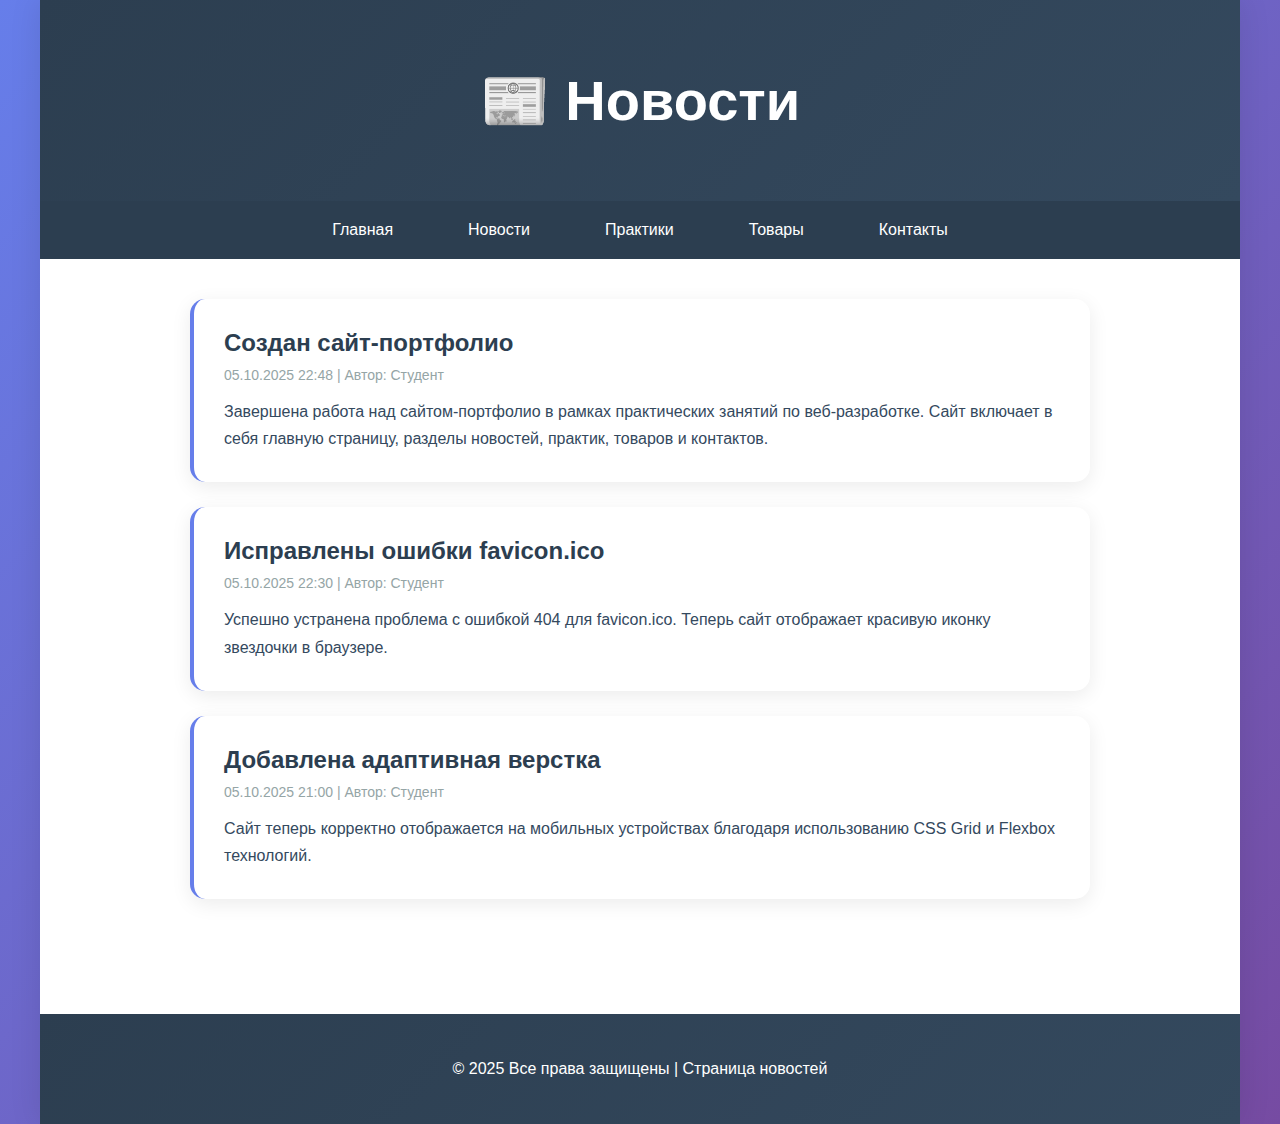
<file: pages/news.html>
<!DOCTYPE html>
<html lang="ru">
<head>
    <meta charset="UTF-8">
    <meta name="viewport" content="width=device-width, initial-scale=1.0">
    <title>Новости - Портфолио</title>
    <link rel="icon" href="data:image/svg+xml,<svg xmlns='http://www.w3.org/2000/svg' viewBox='0 0 100 100'><text y='.9em' font-size='90'>📰</text></svg>">
    <style>
        body { 
            font-family: 'Segoe UI', Tahoma, Geneva, Verdana, sans-serif; 
            margin: 0; padding: 0; 
            background: linear-gradient(135deg, #667eea 0%, #764ba2 100%); 
            min-height: 100vh; 
        } 
        .page-container { 
            max-width: 1200px; margin: 0 auto; background: white; 
            min-height: 100vh; box-shadow: 0 0 30px rgba(0,0,0,0.1); 
            display: grid; grid-template-rows: auto auto 1fr auto; 
        } 
        .header { 
            background: linear-gradient(135deg, #2c3e50 0%, #34495e 100%); 
            color: white; text-align: center; padding: 30px; font-size: 28px; 
        } 
        .nav { 
            background: #2c3e50; padding: 20px 0; 
        } 
        .nav-list { 
            list-style: none; margin: 0; padding: 0; display: flex; 
            justify-content: center; gap: 25px; 
        } 
        .nav-link { 
            color: white; text-decoration: none; padding: 12px 25px; 
            border-radius: 25px; transition: all 0.3s ease; font-weight: 500; 
        } 
        .nav-link:hover { 
            background: rgba(255,255,255,0.1); transform: translateY(-2px); 
        } 
        .content { 
            padding: 40px; max-width: 900px; margin: 0 auto; 
        } 
        .news-card { 
            background: white; padding: 30px; border-radius: 15px; 
            box-shadow: 0 5px 20px rgba(0,0,0,0.08); 
            border-left: 4px solid #667eea; margin-bottom: 25px;
        } 
        .news-title { 
            font-size: 24px; color: #2c3e50; margin: 0 0 10px 0; font-weight: 600; 
        } 
        .news-meta { 
            color: #95a5a6; font-size: 14px; margin: 0 0 15px 0; 
        } 
        .news-text { 
            color: #34495e; line-height: 1.7; margin: 0; 
        } 
        .footer { 
            background: linear-gradient(135deg, #2c3e50 0%, #34495e 100%); 
            color: white; text-align: center; padding: 30px; margin-top: 50px; 
        }
    </style>
</head>
<body>
    <div class="page-container">
        <header class="header">
            <h1>📰 Новости</h1>
        </header>

        <nav class="nav">
            <ul class="nav-list">
                <li><a class="nav-link" href="../index.html">Главная</a></li>
                <li><a class="nav-link" href="news.html">Новости</a></li>
                <li><a class="nav-link" href="practices.html">Практики</a></li>
                <li><a class="nav-link" href="goods.html">Товары</a></li>
                <li><a class="nav-link" href="contacts.html">Контакты</a></li>
            </ul>
        </nav>

        <main class="content">
            <article class="news-card">
                <h3 class="news-title">Создан сайт-портфолио</h3>
                <p class="news-meta">05.10.2025 22:48 | Автор: Студент</p>
                <p class="news-text">Завершена работа над сайтом-портфолио в рамках практических занятий по веб-разработке. Сайт включает в себя главную страницу, разделы новостей, практик, товаров и контактов.</p>
            </article>

            <article class="news-card">
                <h3 class="news-title">Исправлены ошибки favicon.ico</h3>
                <p class="news-meta">05.10.2025 22:30 | Автор: Студент</p>
                <p class="news-text">Успешно устранена проблема с ошибкой 404 для favicon.ico. Теперь сайт отображает красивую иконку звездочки в браузере.</p>
            </article>

            <article class="news-card">
                <h3 class="news-title">Добавлена адаптивная верстка</h3>
                <p class="news-meta">05.10.2025 21:00 | Автор: Студент</p>
                <p class="news-text">Сайт теперь корректно отображается на мобильных устройствах благодаря использованию CSS Grid и Flexbox технологий.</p>
            </article>
        </main>

        <footer class="footer">
            <p>© 2025 Все права защищены | Страница новостей</p>
        </footer>
    </div>
</body>
</html>
</file>
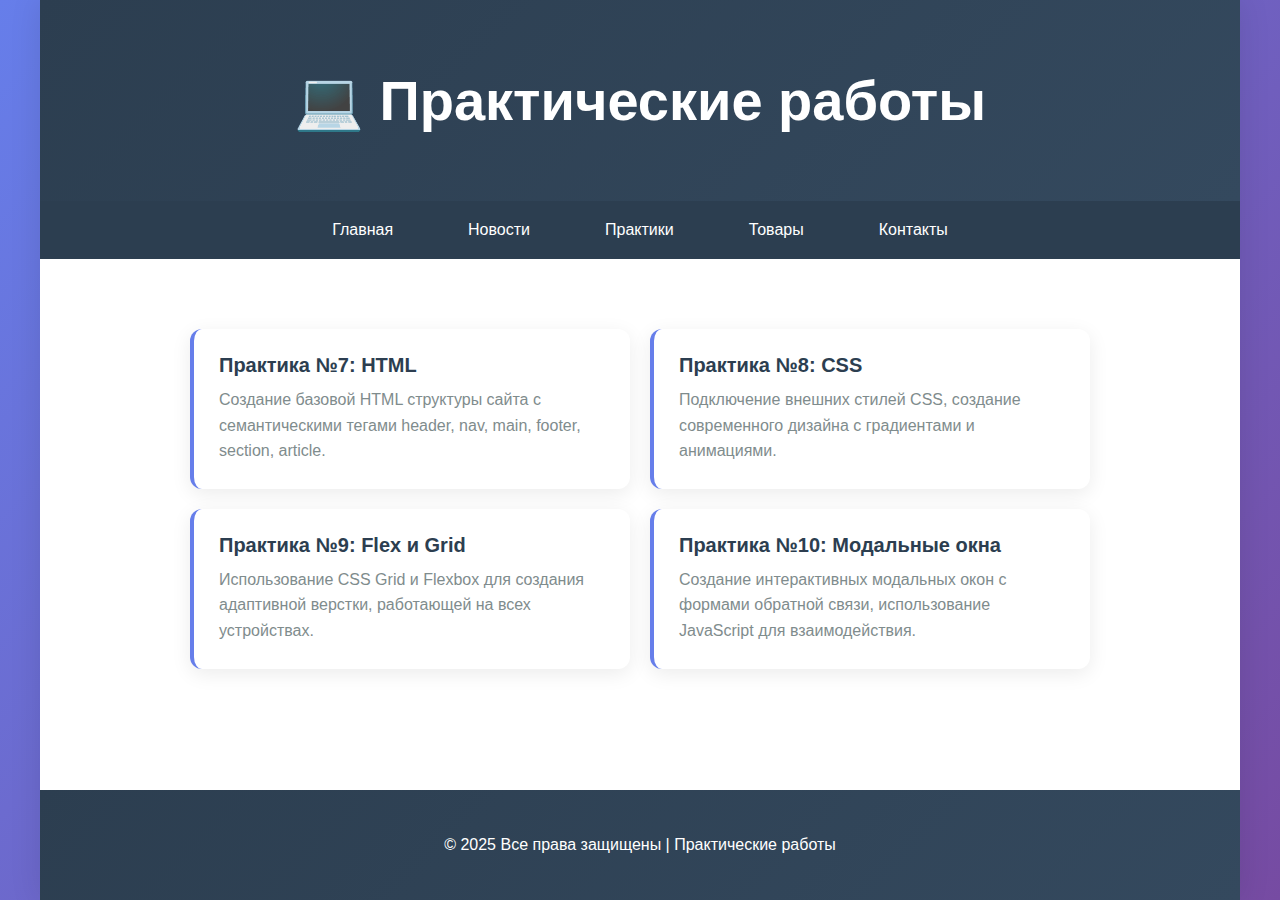
<file: pages/practices.html>
<!DOCTYPE html>
<html lang="ru">
<head>
    <meta charset="UTF-8">
    <meta name="viewport" content="width=device-width, initial-scale=1.0">
    <title>Практики - Портфолио</title>
    <link rel="icon" href="data:image/svg+xml,<svg xmlns='http://www.w3.org/2000/svg' viewBox='0 0 100 100'><text y='.9em' font-size='90'>💻</text></svg>">
    <style>
        body { 
            font-family: 'Segoe UI', Tahoma, Geneva, Verdana, sans-serif; 
            margin: 0; padding: 0; 
            background: linear-gradient(135deg, #667eea 0%, #764ba2 100%); 
            min-height: 100vh; 
        } 
        .page-container { 
            max-width: 1200px; margin: 0 auto; background: white; 
            min-height: 100vh; box-shadow: 0 0 30px rgba(0,0,0,0.1); 
            display: grid; grid-template-rows: auto auto 1fr auto; 
        } 
        .header { 
            background: linear-gradient(135deg, #2c3e50 0%, #34495e 100%); 
            color: white; text-align: center; padding: 30px; font-size: 28px; 
        } 
        .nav { 
            background: #2c3e50; padding: 20px 0; 
        } 
        .nav-list { 
            list-style: none; margin: 0; padding: 0; display: flex; 
            justify-content: center; gap: 25px; 
        } 
        .nav-link { 
            color: white; text-decoration: none; padding: 12px 25px; 
            border-radius: 25px; transition: all 0.3s ease; font-weight: 500; 
        } 
        .nav-link:hover { 
            background: rgba(255,255,255,0.1); transform: translateY(-2px); 
        } 
        .content { 
            padding: 40px; max-width: 900px; margin: 0 auto; 
        } 
        .practices-grid { 
            display: grid; grid-template-columns: repeat(auto-fit, minmax(300px, 1fr)); 
            gap: 20px; margin-top: 30px;
        } 
        .practice-card { 
            background: white; padding: 25px; border-radius: 12px; 
            box-shadow: 0 5px 20px rgba(0,0,0,0.08); 
            border-left: 4px solid #667eea; transition: transform 0.3s ease; 
        } 
        .practice-card:hover { transform: translateX(5px); } 
        .practice-title { 
            font-size: 20px; color: #2c3e50; margin: 0 0 10px 0; font-weight: 600; 
        } 
        .practice-desc { 
            color: #7f8c8d; line-height: 1.6; margin: 0; 
        } 
        .footer { 
            background: linear-gradient(135deg, #2c3e50 0%, #34495e 100%); 
            color: white; text-align: center; padding: 30px; margin-top: 50px; 
        }
    </style>
</head>
<body>
    <div class="page-container">
        <header class="header">
            <h1>💻 Практические работы</h1>
        </header>

        <nav class="nav">
            <ul class="nav-list">
                <li><a class="nav-link" href="../index.html">Главная</a></li>
                <li><a class="nav-link" href="news.html">Новости</a></li>
                <li><a class="nav-link" href="practices.html">Практики</a></li>
                <li><a class="nav-link" href="goods.html">Товары</a></li>
                <li><a class="nav-link" href="contacts.html">Контакты</a></li>
            </ul>
        </nav>

        <main class="content">
            <section class="practices-grid">
                <article class="practice-card">
                    <h3 class="practice-title">Практика №7: HTML</h3>
                    <p class="practice-desc">Создание базовой HTML структуры сайта с семантическими тегами header, nav, main, footer, section, article.</p>
                </article>
                
                <article class="practice-card">
                    <h3 class="practice-title">Практика №8: CSS</h3>
                    <p class="practice-desc">Подключение внешних стилей CSS, создание современного дизайна с градиентами и анимациями.</p>
                </article>
                
                <article class="practice-card">
                    <h3 class="practice-title">Практика №9: Flex и Grid</h3>
                    <p class="practice-desc">Использование CSS Grid и Flexbox для создания адаптивной верстки, работающей на всех устройствах.</p>
                </article>
                
                <article class="practice-card">
                    <h3 class="practice-title">Практика №10: Модальные окна</h3>
                    <p class="practice-desc">Создание интерактивных модальных окон с формами обратной связи, использование JavaScript для взаимодействия.</p>
                </article>
            </section>
        </main>

        <footer class="footer">
            <p>© 2025 Все права защищены | Практические работы</p>
        </footer>
    </div>
</body>
</html>
</file>
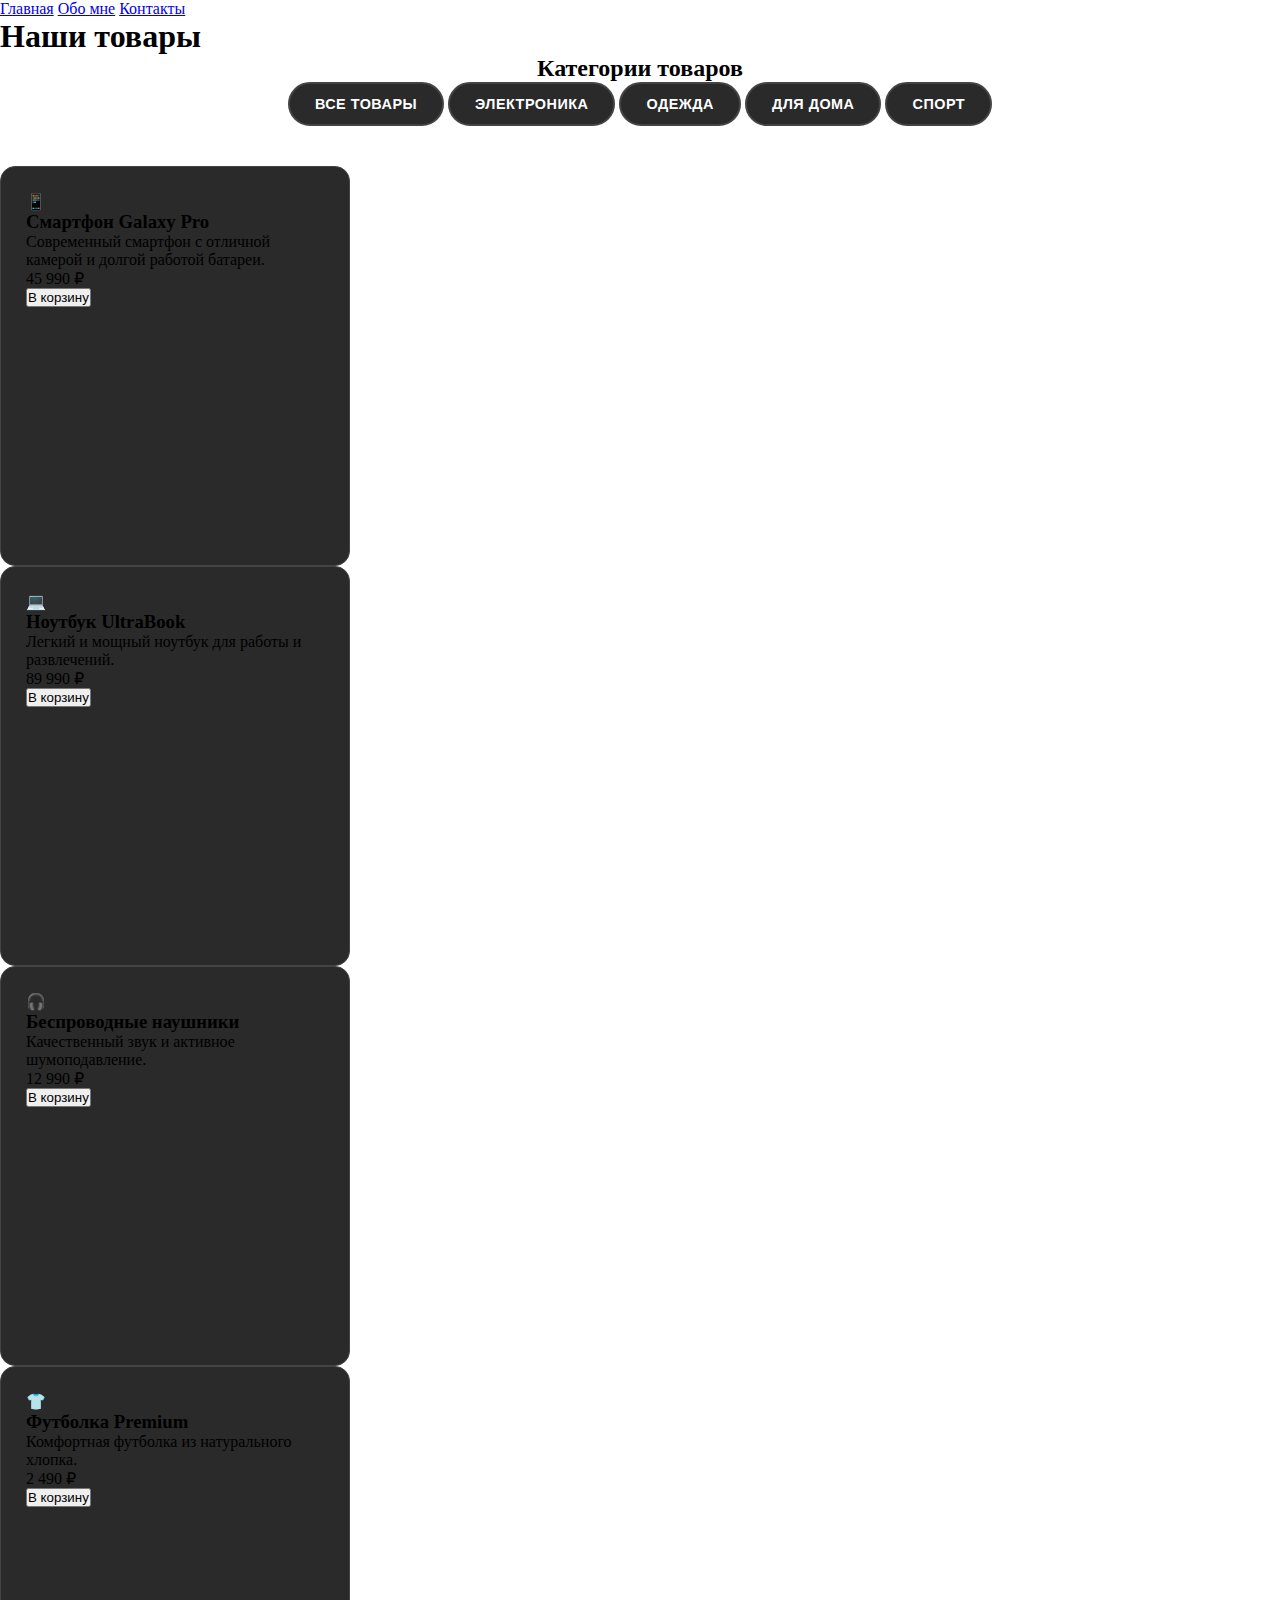
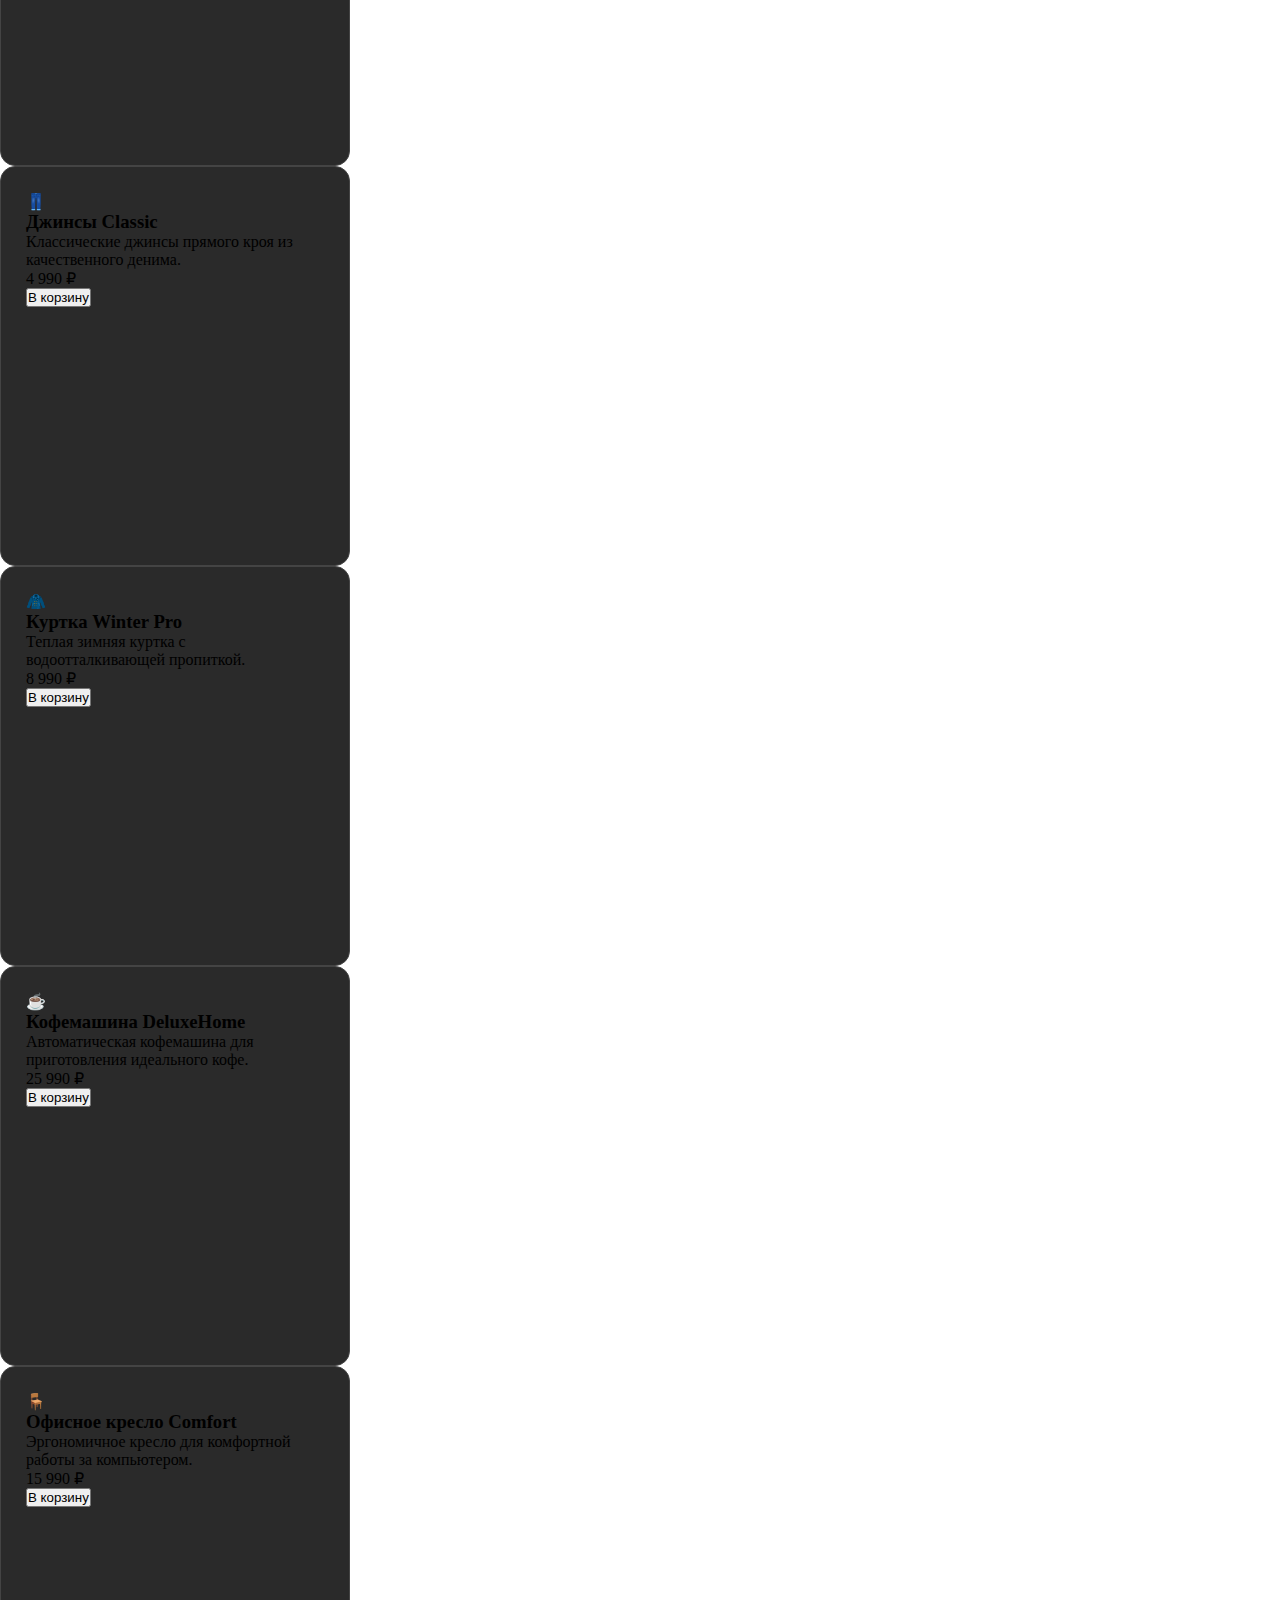
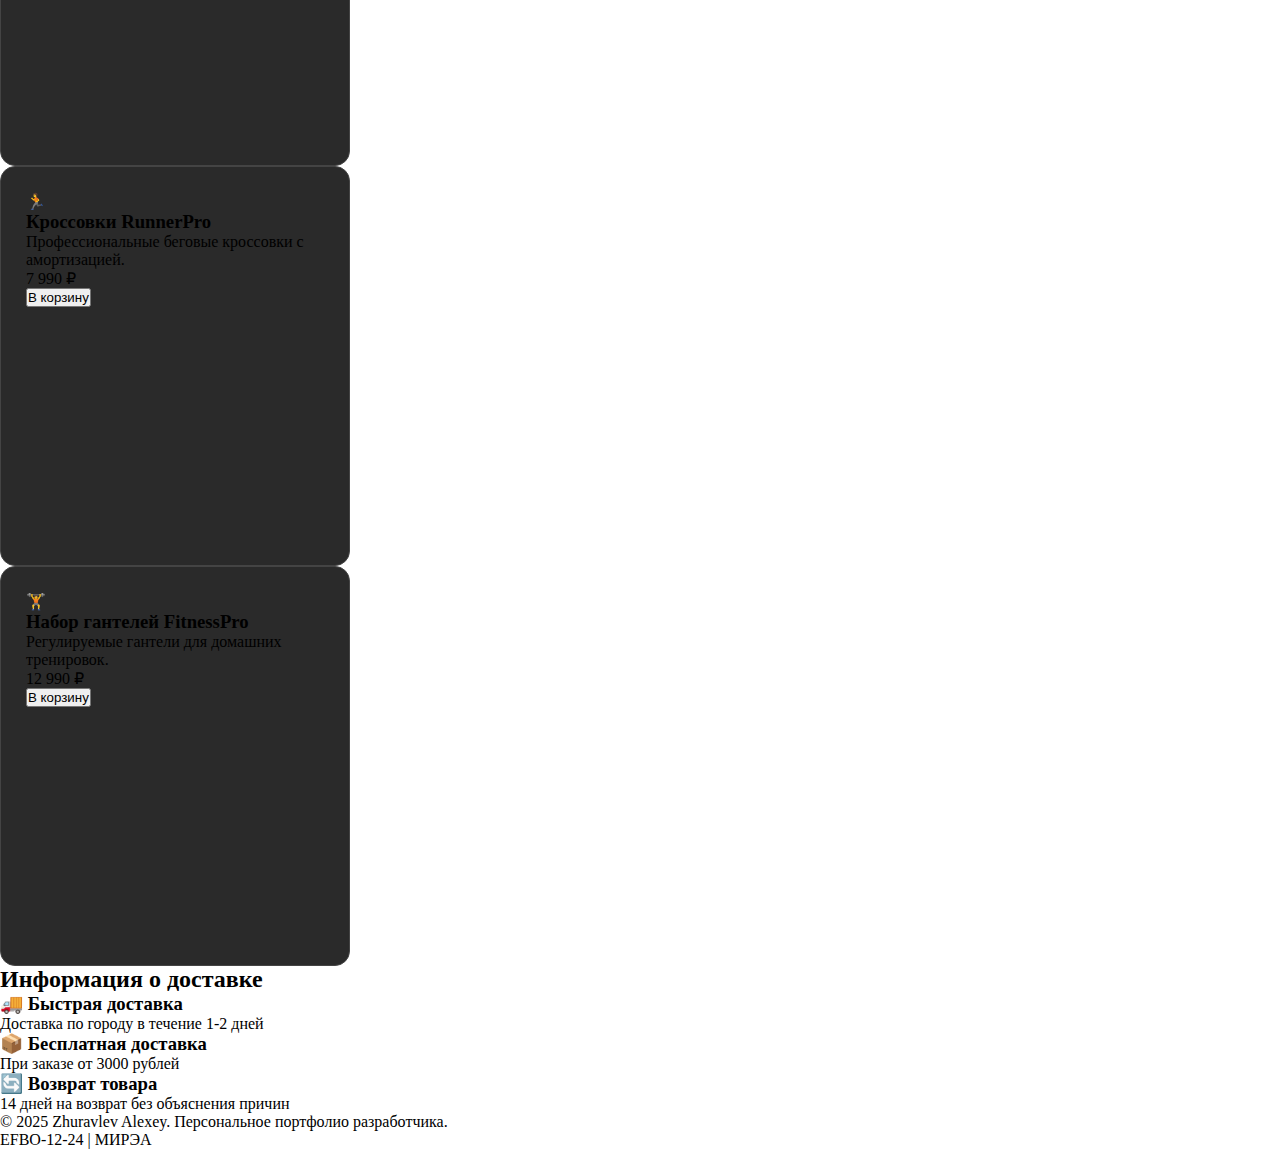
<file: pages/products.html>
<!DOCTYPE html>
<html lang="ru">
<head>
    <meta charset="UTF-8" />
    <meta name="viewport" content="width=device-width, initial-scale=1" />
    <title>Товары — Zhuravlev Alexey</title>
    <link rel="stylesheet" href="../style/styles.css" />
</head>
<body>
    <!-- Header с навигацией -->
    <header class="main-header rounded transparent plasma-bg">
        <nav class="nav-links">
            <a href="../index.html" class="nav-link">Главная</a>
            <a href="about.html" class="nav-link">Обо мне</a>
            <a href="contacts.html" class="nav-link">Контакты</a>
        </nav>
    </header>

    <main class="main-content">
        <div class="content-container rounded transparent">
            <h1>Наши товары</h1>
            
            <!-- Фильтры товаров -->
            <section class="filters">
                <h2>Категории товаров</h2>
                <div class="filter-buttons">
                    <button class="filter-btn active" data-category="all">Все товары</button>
                    <button class="filter-btn" data-category="electronics">Электроника</button>
                    <button class="filter-btn" data-category="clothing">Одежда</button>
                    <button class="filter-btn" data-category="home">Для дома</button>
                    <button class="filter-btn" data-category="sports">Спорт</button>
                </div>
            </section>

            <!-- Каталог товаров -->
            <section class="products-catalog">
                <div class="products-grid">
                    <!-- Электроника -->
                    <div class="product-card" data-category="electronics">
                        <div class="product-image">
                            <div class="image-placeholder">📱</div>
                        </div>
                        <div class="product-info">
                            <h3>Смартфон Galaxy Pro</h3>
                            <p class="product-description">Современный смартфон с отличной камерой и долгой работой батареи.</p>
                            <div class="product-price">45 990 ₽</div>
                            <button class="add-to-cart">В корзину</button>
                        </div>
                    </div>

                    <div class="product-card" data-category="electronics">
                        <div class="product-image">
                            <div class="image-placeholder">💻</div>
                        </div>
                        <div class="product-info">
                            <h3>Ноутбук UltraBook</h3>
                            <p class="product-description">Легкий и мощный ноутбук для работы и развлечений.</p>
                            <div class="product-price">89 990 ₽</div>
                            <button class="add-to-cart">В корзину</button>
                        </div>
                    </div>

                    <div class="product-card" data-category="electronics">
                        <div class="product-image">
                            <div class="image-placeholder">🎧</div>
                        </div>
                        <div class="product-info">
                            <h3>Беспроводные наушники</h3>
                            <p class="product-description">Качественный звук и активное шумоподавление.</p>
                            <div class="product-price">12 990 ₽</div>
                            <button class="add-to-cart">В корзину</button>
                        </div>
                    </div>

                    <!-- Одежда -->
                    <div class="product-card" data-category="clothing">
                        <div class="product-image">
                            <div class="image-placeholder">👕</div>
                        </div>
                        <div class="product-info">
                            <h3>Футболка Premium</h3>
                            <p class="product-description">Комфортная футболка из натурального хлопка.</p>
                            <div class="product-price">2 490 ₽</div>
                            <button class="add-to-cart">В корзину</button>
                        </div>
                    </div>

                    <div class="product-card" data-category="clothing">
                        <div class="product-image">
                            <div class="image-placeholder">👖</div>
                        </div>
                        <div class="product-info">
                            <h3>Джинсы Classic</h3>
                            <p class="product-description">Классические джинсы прямого кроя из качественного денима.</p>
                            <div class="product-price">4 990 ₽</div>
                            <button class="add-to-cart">В корзину</button>
                        </div>
                    </div>

                    <div class="product-card" data-category="clothing">
                        <div class="product-image">
                            <div class="image-placeholder">🧥</div>
                        </div>
                        <div class="product-info">
                            <h3>Куртка Winter Pro</h3>
                            <p class="product-description">Теплая зимняя куртка с водоотталкивающей пропиткой.</p>
                            <div class="product-price">8 990 ₽</div>
                            <button class="add-to-cart">В корзину</button>
                        </div>
                    </div>

                    <!-- Для дома -->
                    <div class="product-card" data-category="home">
                        <div class="product-image">
                            <div class="image-placeholder">☕</div>
                        </div>
                        <div class="product-info">
                            <h3>Кофемашина DeluxeHome</h3>
                            <p class="product-description">Автоматическая кофемашина для приготовления идеального кофе.</p>
                            <div class="product-price">25 990 ₽</div>
                            <button class="add-to-cart">В корзину</button>
                        </div>
                    </div>

                    <div class="product-card" data-category="home">
                        <div class="product-image">
                            <div class="image-placeholder">🪑</div>
                        </div>
                        <div class="product-info">
                            <h3>Офисное кресло Comfort</h3>
                            <p class="product-description">Эргономичное кресло для комфортной работы за компьютером.</p>
                            <div class="product-price">15 990 ₽</div>
                            <button class="add-to-cart">В корзину</button>
                        </div>
                    </div>

                    <!-- Спорт -->
                    <div class="product-card" data-category="sports">
                        <div class="product-image">
                            <div class="image-placeholder">🏃</div>
                        </div>
                        <div class="product-info">
                            <h3>Кроссовки RunnerPro</h3>
                            <p class="product-description">Профессиональные беговые кроссовки с амортизацией.</p>
                            <div class="product-price">7 990 ₽</div>
                            <button class="add-to-cart">В корзину</button>
                        </div>
                    </div>

                    <div class="product-card" data-category="sports">
                        <div class="product-image">
                            <div class="image-placeholder">🏋️</div>
                        </div>
                        <div class="product-info">
                            <h3>Набор гантелей FitnessPro</h3>
                            <p class="product-description">Регулируемые гантели для домашних тренировок.</p>
                            <div class="product-price">12 990 ₽</div>
                            <button class="add-to-cart">В корзину</button>
                        </div>
                    </div>
                </div>
            </section>

            <!-- Информация о доставке -->
            <section class="delivery-info">
                <h2>Информация о доставке</h2>
                <div class="delivery-grid">
                    <div class="delivery-item">
                        <h3>🚚 Быстрая доставка</h3>
                        <p>Доставка по городу в течение 1-2 дней</p>
                    </div>
                    <div class="delivery-item">
                        <h3>📦 Бесплатная доставка</h3>
                        <p>При заказе от 3000 рублей</p>
                    </div>
                    <div class="delivery-item">
                        <h3>🔄 Возврат товара</h3>
                        <p>14 дней на возврат без объяснения причин</p>
                    </div>
                </div>
            </section>
        </div>
    </main>

    <!-- Footer -->
    <footer class="footer rounded transparent">
        <div class="footer-content">
            <p>&copy; 2025 Zhuravlev Alexey. Персональное портфолио разработчика.</p>
            <p>EFBO-12-24 | МИРЭА</p>
        </div>
    </footer>

    <script src="../script.js"></script>
</body>
</html>
</file>
<file: style/styles.css>
/* Общие стили */
:root {
    /* Основная фиолетовая тема */
    --primary-color: rgb(102, 61, 173);
    --primary-gradient-start: rgb(102, 61, 173);
    --primary-gradient-end: rgb(82, 41, 153);
    --primary-hover: rgb(82, 41, 153);
    --accent-green: #00ff88;

    /* Остальные цвета */
    --background-black: #000;
    --background-dark: #1a1a1a;
    --background-card: #2a2a2a;
    --background-darker: #3a3a3a;
    --text-white: #fff;
    --text-gray: #ddd;
    --text-light-gray: #ccc;
    --text-muted: #888;
    --border-color: #444;
    --border-light: #555;
}

/* DarkCyan тема - ВАЖНО: класс должен быть на body.page */
.page.theme-cyan {
    --primary-color: #008B8B;
    --primary-gradient-start: #008B8B;
    --primary-gradient-end: #006b6b;
    --primary-hover: #006b6b;
    --accent-green: #00ffc8;
}

/* Общие стили */
* {
    margin: 0;
    padding: 0;
    box-sizing: border-box;
}

/* Блок page */
.page {
    background-color: var(--background-black);
    color: var(--text-white);
    font-family: Arial, sans-serif;
    line-height: 1.6;
    padding: 20px;
    display: flex;
    flex-direction: column;
    align-items: center;
    min-height: 100vh;
    transition: all 0.3s ease;
}

/* Блок header */
.header {
    background-color: var(--primary-color);
    height: 100px;
    width: 90%;
    max-width: 1200px;
    border-radius: 15px;
    border: 3px solid white;
    display: flex;
    align-items: center;
    justify-content: center;
    padding: 0 30px;
    font-weight: bold;
    box-sizing: border-box;
    margin-bottom: 20px;
    transition: background-color 0.3s ease;
}

.header__navbar {
    width: 100%;
}

.header__brand {
    font-size: 1.8rem;
    color: var(--text-white);
    font-weight: bold;
}

.header__nav-list {
    list-style: none;
    margin: 0;
    padding: 0;
}

.header__nav-item {
    display: inline-block;
}

.header__nav-link {
    text-decoration: none;
    color: white;
    text-transform: uppercase;
    padding: 12px 20px;
    border-radius: 8px;
    transition: all 0.3s ease;
    font-weight: bold;
}

.header__nav-link:hover,
.header__nav-link--active {
    background-color: rgba(255, 255, 255, 0.2);
    transform: translateY(-2px);
    color: white;
}

/* Кнопка переключения темы */
.theme-toggle {
    background-color: var(--text-white);
    color: var(--primary-color);
    border: 2px solid var(--text-white);
    padding: 8px 16px;
    border-radius: 8px;
    font-weight: bold;
    cursor: pointer;
    transition: all 0.3s ease;
    font-size: 0.9rem;
}

.theme-toggle:hover {
    background-color: rgba(255, 255, 255, 0.9);
    transform: translateY(-1px);
}

/* Блок main */
.main {
    width: 90%;
    max-width: 1200px;
    margin-bottom: 30px;
}

/* Блок hero */
.hero {
    margin-bottom: 40px;
}

.hero__content {
    background-color: var(--background-dark);
    border: 3px solid white;
    border-radius: 15px;
    padding: 40px;
    box-sizing: border-box;
    text-align: center;
}

.hero__title {
    color: var(--primary-color);
    margin-bottom: 30px;
    font-size: 2.5rem;
    transition: color 0.3s ease;
}

/* Блок about-intro */
.about-intro {
    margin-bottom: 40px;
}

.about-intro__content {
    background-color: var(--background-dark);
    border: 3px solid white;
    border-radius: 15px;
    padding: 40px;
    box-sizing: border-box;
}

.about-intro__title {
    color: white;
    margin-bottom: 20px;
    font-size: 1.8rem;
    border-bottom: 2px solid var(--primary-color);
    padding-bottom: 10px;
    transition: border-color 0.3s ease;
}

.about-intro__text {
    font-size: 1.1rem;
    color: var(--text-gray);
    text-align: center;
    max-width: 800px;
    margin: 0 auto;
}

/* Блок features */
.features {
    margin-bottom: 40px;
}

.features__title {
    color: white;
    margin-bottom: 20px;
    font-size: 1.8rem;
    border-bottom: 2px solid var(--primary-color);
    padding-bottom: 10px;
    text-align: center;
    transition: border-color 0.3s ease;
}

.features__grid {
    display: flex;
    gap: 25px;
    margin-top: 20px;
    justify-content: center;
}

/* Блок feature-card */
.feature-card {
    background-color: var(--background-card);
    padding: 25px;
    border-radius: 15px;
    border: 1px solid var(--border-color);
    transition: transform 0.3s ease, box-shadow 0.3s ease, border-color 0.3s ease;
    text-align: center;
    flex: 1;
    max-width: 350px;
    min-height: 220px;
    display: flex;
    flex-direction: column;
    justify-content: space-between;
}

.feature-card:hover {
    transform: translateY(-5px);
    box-shadow: 0 5px 15px rgba(102, 61, 173, 0.3);
    border-color: var(--primary-color);
}

.page.theme-cyan .feature-card:hover {
    box-shadow: 0 5px 15px rgba(0, 139, 139, 0.3);
}

.feature-card__icon {
    font-size: 3rem;
    margin-bottom: 15px;
}

.feature-card__title {
    color: var(--primary-color);
    margin-bottom: 15px;
    font-size: 1.3rem;
    font-weight: bold;
    transition: color 0.3s ease;
}

.feature-card__text {
    color: var(--text-light-gray);
    line-height: 1.5;
    flex-grow: 1;
    display: flex;
    align-items: center;
    justify-content: center;
    text-align: center;
}

/* Блок cta */
.cta {
    text-align: center;
    padding: 30px;
    background: linear-gradient(45deg, var(--primary-gradient-start), var(--primary-gradient-end));
    border-radius: 15px;
    margin-top: 20px;
    transition: background 0.3s ease;
}

.cta__content {
    max-width: 600px;
    margin: 0 auto;
}

.cta__title {
    border-bottom: none;
    color: white;
    margin-bottom: 20px;
    font-size: 1.8rem;
}

.cta__text {
    font-size: 1.1rem;
    margin-bottom: 25px;
    color: #f0f0f0;
}

.cta__buttons {
    display: flex;
    gap: 20px;
    justify-content: center;
    flex-wrap: wrap;
}

.cta__btn {
    display: inline-block;
    padding: 15px 35px;
    text-decoration: none;
    border-radius: 25px;
    font-weight: bold;
    text-transform: uppercase;
    transition: all 0.3s ease;
    border: 2px solid transparent;
    font-size: 1rem;
}

.cta__btn--primary {
    background-color: white;
    color: var(--primary-color);
    transition: color 0.3s ease;
}

.cta__btn--primary:hover {
    background-color: #f0f0f0;
    transform: translateY(-2px);
    box-shadow: 0 5px 15px rgba(255, 255, 255, 0.3);
    color: var(--primary-color);
    text-decoration: none;
}

.cta__btn--secondary {
    background-color: transparent;
    color: white;
    border-color: white;
}

.cta__btn--secondary:hover {
    background-color: white;
    color: var(--primary-color);
    transform: translateY(-2px);
    text-decoration: none;
}

/* Блок page__title */
.page__title {
    text-align: center;
    color: var(--primary-color);
    margin-bottom: 30px;
    font-size: 2.5rem;
    transition: color 0.3s ease;
}

/* Блок filters */
.filters {
    margin-bottom: 40px;
    text-align: center;
}

.filters__title {
    color: white;
    margin-bottom: 20px;
    font-size: 1.8rem;
    border-bottom: 2px solid var(--primary-color);
    padding-bottom: 10px;
    transition: border-color 0.3s ease;
}

.filters__buttons {
    display: flex;
    gap: 15px;
    justify-content: center;
    flex-wrap: wrap;
    margin-top: 30px;
}

/* Блок filter-btn */
.filter-btn {
    padding: 12px 25px;
    background-color: var(--background-card);
    color: white;
    border: 2px solid var(--border-color);
    border-radius: 30px;
    cursor: pointer;
    font-weight: bold;
    text-transform: uppercase;
    transition: all 0.3s ease;
    font-size: 0.9rem;
    letter-spacing: 0.5px;
}

.filter-btn:hover {
    background-color: var(--primary-color);
    border-color: var(--primary-color);
    transform: translateY(-2px);
}

.filter-btn--active {
    background-color: var(--primary-color);
    border-color: var(--primary-color);
    box-shadow: 0 4px 15px rgba(102, 61, 173, 0.4);
    transform: translateY(-1px);
}

.page.theme-cyan .filter-btn--active {
    box-shadow: 0 4px 15px rgba(0, 139, 139, 0.4);
}

/* Блок products */
.products {
    margin-top: 30px;
}

.products__grid {
    display: grid;
    grid-template-columns: repeat(auto-fit, minmax(350px, 1fr));
    gap: 25px;
    margin-top: 30px;
    justify-items: center;
}

/* Блок product-card */
.product-card {
    background-color: var(--background-card);
    border-radius: 15px;
    padding: 25px;
    border: 1px solid var(--border-color);
    transition: all 0.3s ease;
    display: flex;
    flex-direction: column;
    height: 100%;
    width: 100%;
    max-width: 350px;
    min-height: 400px;
}

.product-card:hover {
    transform: translateY(-5px);
    box-shadow: 0 10px 25px rgba(102, 61, 173, 0.3);
    border-color: var(--primary-color);
}

.page.theme-cyan .product-card:hover {
    box-shadow: 0 10px 25px rgba(0, 139, 139, 0.3);
}

.product-card__image {
    text-align: center;
    margin-bottom: 20px;
}

.product-card__icon {
    width: 80px;
    height: 80px;
    background-color: var(--background-darker);
    border-radius: 15px;
    display: flex;
    align-items: center;
    justify-content: center;
    font-size: 2.5rem;
    margin: 0 auto;
    border: 2px solid var(--border-light);
}

.product-card__info {
    flex-grow: 1;
    display: flex;
    flex-direction: column;
}

.product-card__title {
    color: var(--primary-color);
    margin-bottom: 15px;
    font-size: 1.3rem;
    font-weight: bold;
    text-align: center;
    transition: color 0.3s ease;
}

.product-card__description {
    color: var(--text-light-gray);
    margin-bottom: 20px;
    flex-grow: 1;
    line-height: 1.5;
    text-align: center;
}

.product-card__price {
    font-size: 1.8rem;
    font-weight: bold;
    color: var(--accent-green);
    margin-bottom: 20px;
    text-align: center;
    transition: color 0.3s ease;
}

.product-card__btn {
    background: linear-gradient(45deg, var(--primary-gradient-start), var(--primary-gradient-end));
    color: white;
    border: none;
    padding: 12px 25px;
    border-radius: 25px;
    font-weight: bold;
    text-transform: uppercase;
    cursor: pointer;
    transition: all 0.3s ease;
    font-size: 0.9rem;
    margin-top: auto;
}

.product-card__btn:hover {
    background: linear-gradient(45deg, var(--primary-hover), var(--primary-gradient-start));
    transform: translateY(-2px);
    box-shadow: 0 5px 15px rgba(102, 61, 173, 0.4);
}

.page.theme-cyan .product-card__btn:hover {
    box-shadow: 0 5px 15px rgba(0, 139, 139, 0.4);
}

/* Блок delivery */
.delivery {
    margin-top: 50px;
    padding: 30px;
    background: linear-gradient(135deg, var(--background-card), var(--background-dark));
    border-radius: 15px;
    border: 1px solid var(--border-color);
}

.delivery__title {
    color: white;
    margin-bottom: 20px;
    font-size: 1.8rem;
    border-bottom: 2px solid var(--primary-color);
    padding-bottom: 10px;
    text-align: center;
    transition: border-color 0.3s ease;
}

/* Блок delivery-card */
.delivery-card {
    text-align: center;
    padding: 25px;
    background-color: #333;
    border-radius: 15px;
    border: 1px solid var(--border-light);
    transition: transform 0.3s ease, border-color 0.3s ease;
    min-height: 150px;
    display: flex;
    flex-direction: column;
    justify-content: center;
}

.delivery-card:hover {
    transform: translateY(-3px);
    background-color: var(--background-darker);
    border-color: var(--primary-color);
}

.delivery-card__icon {
    font-size: 2.5rem;
    margin-bottom: 15px;
}

.delivery-card__title {
    color: var(--primary-color);
    margin-bottom: 10px;
    font-size: 1.2rem;
    font-weight: bold;
    transition: color 0.3s ease;
}

.delivery-card__text {
    color: var(--text-light-gray);
    line-height: 1.4;
}

/* Блок footer */
.footer {
    width: 90%;
    max-width: 1200px;
    margin-top: auto;
}

.footer__content {
    text-align: center;
    padding: 20px;
    border-top: 1px solid var(--border-color);
}

.footer__text {
    color: var(--text-muted);
}

/* Скрытие элементов */
.product-card--hidden {
    display: none;
}

/* Адаптивность */
@media (max-width: 768px) {
    .page {
        padding: 10px;
    }

    .header {
        height: auto;
        padding: 15px 10px;
        flex-direction: column;
        gap: 10px;
    }

    .header__navbar .container {
        flex-direction: column;
        align-items: center;
        gap: 15px;
    }

    .header__nav-list {
        display: flex;
        flex-direction: column;
        gap: 10px;
        align-items: center;
    }

    .header__nav-link {
        width: 200px;
        text-align: center;
        padding: 12px;
    }

    .theme-toggle {
        margin-top: 10px;
    }

    .hero__content,
    .about-intro__content {
        padding: 20px;
    }

    .hero__title {
        font-size: 2rem;
    }

    .features__grid {
        flex-direction: column;
        align-items: center;
    }

    .feature-card {
        max-width: 100%;
    }

    .cta__buttons {
        flex-direction: column;
        align-items: center;
    }

    .cta__btn {
        width: 100%;
        max-width: 300px;
    }

    .products__grid {
        grid-template-columns: 1fr;
        gap: 20px;
    }

    .filters__buttons {
        flex-direction: column;
        align-items: center;
        gap: 10px;
    }

    .filter-btn {
        width: 200px;
        padding: 12px 20px;
    }

    .product-card {
        max-width: 100%;
        padding: 20px;
    }
}

@media (max-width: 480px) {
    .hero__content,
    .about-intro__content {
        padding: 15px;
    }

    .hero__title {
        font-size: 1.5rem;
    }

    .about-intro__title {
        font-size: 1.4rem;
    }

    .products__grid {
        gap: 15px;
    }
}
</file>
